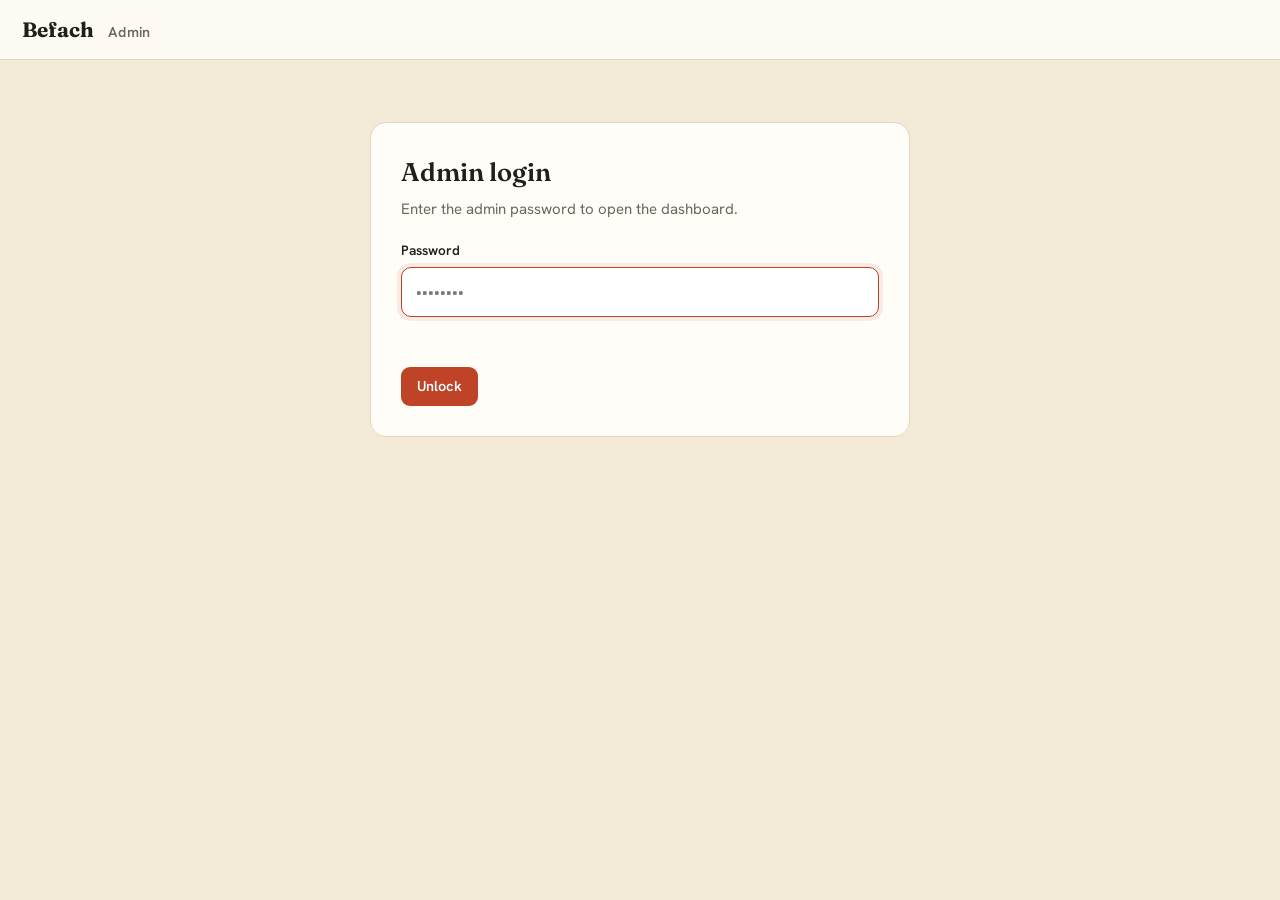
<file: admin/index.html>
<!DOCTYPE html>
<html lang="en">
<head>
  <meta charset="UTF-8" />
  <meta name="viewport" content="width=device-width, initial-scale=1.0" />
  <meta name="robots" content="noindex, nofollow" />
  <title>Befach · Admin</title>
  <link rel="icon" type="image/png" href="/befach_favicon.png" />

  <link rel="preconnect" href="https://fonts.googleapis.com" />
  <link rel="preconnect" href="https://fonts.gstatic.com" crossorigin />
  <link href="https://fonts.googleapis.com/css2?family=Fraunces:opsz,wght@9..144,500;9..144,600;9..144,700&family=Hanken+Grotesk:wght@400;500;600;700&display=swap" rel="stylesheet" />

  <link rel="stylesheet" href="styles.css" />
</head>
<body>
  <header class="bar">
    <div class="bar__l">
      <span class="bar__brand">Befach</span>
      <span class="bar__title">Admin</span>
    </div>
    <nav class="tabs" id="tabs" aria-label="Dashboard sections" hidden>
      <a class="tabs__tab" href="#quotes" data-view="quotes">Quotations <span class="tabs__badge" id="newBadge" hidden></span></a>
      <a class="tabs__tab" href="#survey" data-view="survey">Survey</a>
    </nav>
    <div class="bar__r">
      <span class="source" id="source" hidden></span>
      <label class="auto" id="autoWrap" hidden><input type="checkbox" id="auto" /> Auto</label>
      <button class="btn" id="refresh" hidden>Refresh</button>
      <button class="btn btn--ghost" id="settings" hidden>Lock</button>
    </div>
  </header>

  <main class="wrap" id="app"><!-- rendered by script.js --></main>

  <script src="script.js" defer></script>
</body>
</html>
</file>
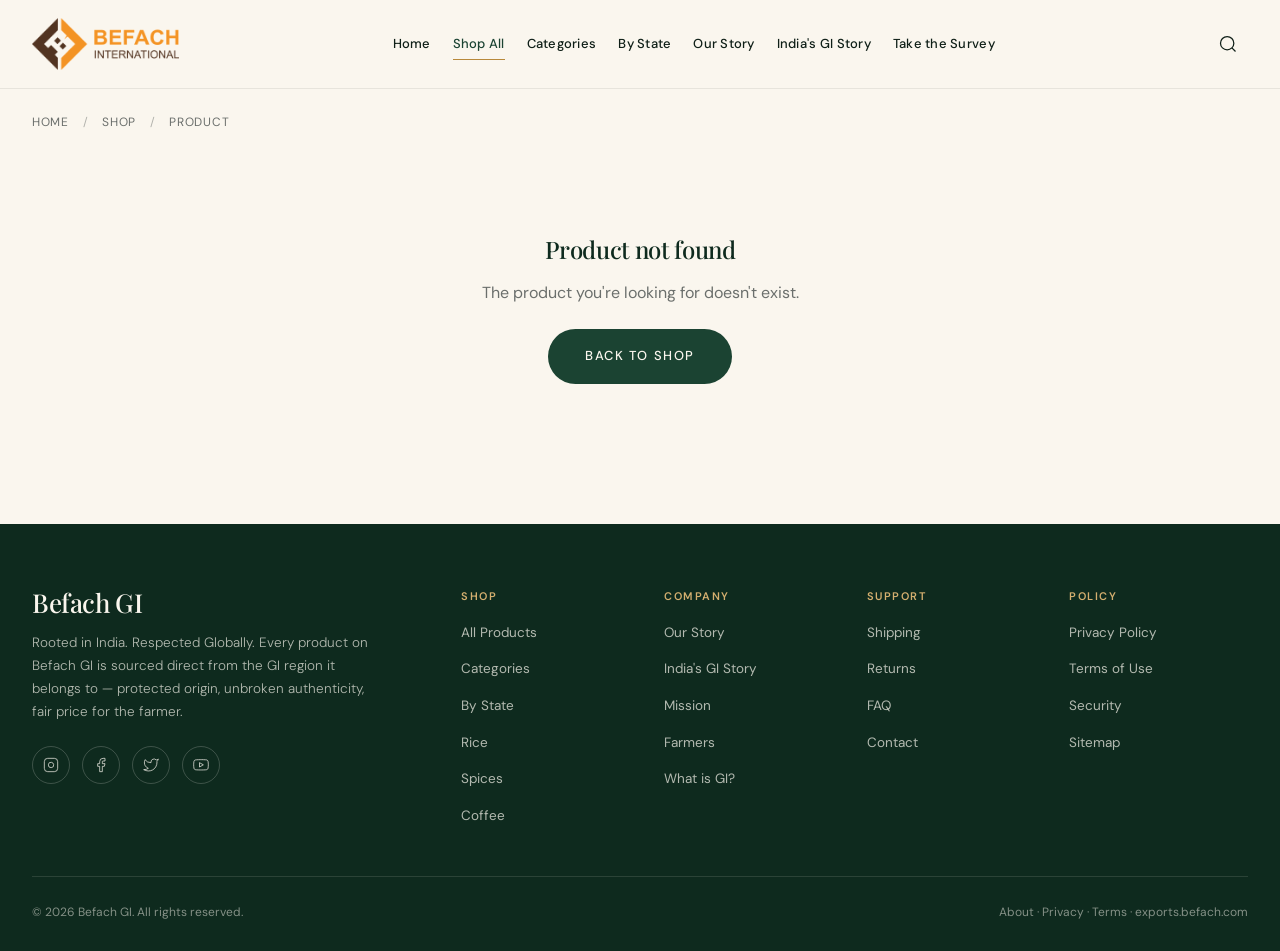
<file: product/index.html>
<!DOCTYPE html>
<html lang="en">
<head>
  <meta charset="UTF-8" />
  <meta name="viewport" content="width=device-width, initial-scale=1.0" />
  <title id="pageTitle">Product | Befach</title>
  <meta id="metaDescription" name="description" content="Authentic GI-tagged heritage products of India, sourced direct from their region of origin. Origin-verified, farmer-direct, shipped pan-India by Befach." />
  <link rel="icon" type="image/png" href="/befach_favicon.png" />
  <link rel="stylesheet" href="/assets/css/style.css" />
  <!-- Microsoft Clarity -->
  <script type="text/javascript">
    (function(c,l,a,r,i,t,y){
        c[a]=c[a]||function(){(c[a].q=c[a].q||[]).push(arguments)};
        t=l.createElement(r);t.async=1;t.src="https://www.clarity.ms/tag/"+i;
        y=l.getElementsByTagName(r)[0];y.parentNode.insertBefore(t,y);
    })(window, document, "clarity", "script", "x9d6ggo5fd");
  </script>
</head>
<body data-page="shop">

  <div id="navMount"></div>

  <div class="container">
    <div class="breadcrumb" id="breadcrumb">
      <a href="/">Home</a>
      <span class="breadcrumb-sep">/</span>
      <a href="/shop/">Shop</a>
      <span class="breadcrumb-sep">/</span>
      <span id="bcProduct">Product</span>
    </div>

    <article class="product-detail" id="productDetail">
      <!-- populated by JS -->
    </article>
  </div>

  <!-- RELATED PRODUCTS -->
  <section class="section" id="relatedSection" style="display: none;">
    <div class="container">
      <div class="section-header">
        <span class="eyebrow">You might also love</span>
        <h2 class="section-title">More from <em style="font-family: var(--font-display); font-style: italic; color: var(--vermillion); font-weight: 400;" id="relatedRegion">the region</em></h2>
      </div>
      <div class="product-grid" id="relatedGrid"></div>
    </div>
  </section>

  <div id="footerMount"></div>

  <script src="/assets/js/products.js"></script>
  <script src="/assets/js/gi-data.js"></script>
  <script src="/assets/js/product-details.js"></script>
  <script src="/assets/js/seller.js"></script>
  <script src="/assets/js/main.js"></script>
  <script src="/assets/js/quote.js"></script>
  <script>
    document.addEventListener('DOMContentLoaded', () => {
      const params = new URLSearchParams(window.location.search);
      const productId = params.get('id');
      const product = getProductById(productId);

      if (!product) {
        document.getElementById('productDetail').innerHTML = `
          <div style="grid-column: 1/-1; text-align: center; padding: 80px 0;">
            <h2>Product not found</h2>
            <p style="color: var(--mute); margin: 16px 0 24px;">The product you're looking for doesn't exist.</p>
            <a href="/shop/" class="btn btn-primary">Back to Shop</a>
          </div>
        `;
        return;
      }

      // Update page title + meta description per-product (SEO for product landing pages)
      document.getElementById('pageTitle').textContent = `${product.name} — ${product.state} | Befach`;
      const metaDesc = document.getElementById('metaDescription');
      if (metaDesc) metaDesc.setAttribute('content', `${product.name} from ${product.region}, ${product.state}. ${product.shortDesc}`);
      document.getElementById('bcProduct').textContent = product.name;

      document.getElementById('productDetail').innerHTML = `
        <div class="product-detail-gallery">
          <div class="product-detail-image">
            ${product.badge ? `<span class="product-badge ${product.badge.includes('Befach') ? 'red' : product.badge.includes('Premium') ? 'gold' : ''}" style="top:24px;left:24px;">${product.badge}</span>` : ''}
            ${styledProductImage(product)}
          </div>
        </div>
        <div class="product-detail-info">
          <span class="eyebrow">${product.category} · ${product.state}</span>
          <h1>${product.name}</h1>
          <p class="tagline">${product.tagline}</p>

          <div class="product-detail-meta">
            <div class="product-meta-item">
              <span class="product-meta-label">Origin</span>
              <span class="product-meta-value">${product.region}</span>
            </div>
            <div class="product-meta-item">
              <span class="product-meta-label">State</span>
              <span class="product-meta-value">${product.state}</span>
            </div>
          </div>

          <p style="color: var(--mute); font-size: 16px; margin-bottom: 28px; line-height: 1.7;">
            ${product.shortDesc}
          </p>

          <div class="product-detail-price">
            <span class="price">${formatPriceRange(product)}</span>
            <span class="price-note">Indicative price range · your quote depends on volume and destination</span>
          </div>

          <button type="button" class="btn-quote btn-quote-cta" onclick="openQuote()">
            ${QUOTE_ICON}
            Request a Quote
          </button>

          ${renderSellerCard(product)}

          <div class="key-facts">
            ${product.keyFacts.map(f => `<div class="key-fact">${f}</div>`).join('')}
          </div>

          <div style="display: flex; gap: 24px; font-size: 13px; color: var(--mute); flex-wrap: wrap;">
            <div style="display: flex; align-items: center; gap: 8px;">
              <svg width="16" height="16" viewBox="0 0 24 24" fill="none" stroke="currentColor" stroke-width="1.8" style="color: var(--forest);">
                <path d="M16 21v-2a4 4 0 0 0-4-4H5a4 4 0 0 0-4 4v2"/><circle cx="8.5" cy="7" r="4"/>
                <path d="M20 8v6M23 11h-6"/>
              </svg>
              Direct from farmer
            </div>
            <div style="display: flex; align-items: center; gap: 8px;">
              <svg width="16" height="16" viewBox="0 0 24 24" fill="none" stroke="currentColor" stroke-width="1.8" style="color: var(--forest);">
                <path d="M12 22s-8-4.5-8-11.8A8 8 0 0 1 12 2a8 8 0 0 1 8 8.2c0 7.3-8 11.8-8 11.8z"/>
                <circle cx="12" cy="10" r="3"/>
              </svg>
              GI-origin verified
            </div>
          </div>

          ${renderDetailTabs(product)}
        </div>
      `;

      initDetailTabs();
      initSellerCard();
      initQuote(product);

      // Related products: same category, different product
      const related = PRODUCTS.filter(p => p.category === product.category && p.id !== product.id).slice(0, 4);
      if (related.length > 0) {
        document.getElementById('relatedSection').style.display = 'block';
        document.getElementById('relatedRegion').textContent = product.category;
        renderProductGrid(related, '#relatedGrid');
      }
    });

    // ---------- Origin Story · Additional Info · Ingredients tabs ----------
    function escapeHtml(s) {
      return String(s).replace(/[&<>"']/g, c => ({ '&': '&amp;', '<': '&lt;', '>': '&gt;', '"': '&quot;', "'": '&#39;' }[c]));
    }

    function renderDetailTabs(product) {
      const d = getProductDetails(product);
      const tabs = [];

      if (d.originStory) {
        const paras = d.originStory.split('\n').map(p => p.trim()).filter(Boolean);
        tabs.push({ key: 'origin', label: 'Origin Story', html: `
          <div class="pd-story is-collapsed" id="pdStory">${paras.map(p => `<p>${escapeHtml(p)}</p>`).join('')}</div>
          <button type="button" class="pd-readmore" id="pdReadMore" aria-expanded="false" aria-controls="pdStory">Read full story</button>
        ` });
      }

      const giHtml = typeof renderGICertificationPanel === 'function'
        ? renderGICertificationPanel(product.id)
        : '';
      if (giHtml) {
        tabs.push({ key: 'gi', label: 'GI Certification', html: giHtml });
      }

      if (d.additionalInfo.length) {
        tabs.push({ key: 'info', label: 'Additional Info', html: `
          <dl class="pd-info">
            ${d.additionalInfo.map(([k, v]) => `<div class="pd-info-row"><dt>${escapeHtml(k)}</dt><dd>${escapeHtml(v)}</dd></div>`).join('')}
          </dl>
        ` });
      }

      if (d.ingredients.length) {
        tabs.push({ key: 'ingredients', label: 'Ingredients', html: `
          <ul class="pd-ingredients">${d.ingredients.map(i => `<li>${escapeHtml(i)}</li>`).join('')}</ul>
          ${d.allergens ? `<p class="pd-allergens"><strong>Allergen information:</strong> ${escapeHtml(d.allergens)}</p>` : ''}
        ` });
      }

      if (!tabs.length) return '';

      return `
        <section class="pd-tabs" aria-label="Product details">
          <div class="pd-tablist" role="tablist">
            ${tabs.map((t, i) => `
              <button type="button" class="pd-tab" role="tab" id="pdTab-${t.key}" aria-controls="pdPanel-${t.key}"
                aria-selected="${i === 0}" tabindex="${i === 0 ? 0 : -1}">${t.label}</button>
            `).join('')}
          </div>
          ${tabs.map((t, i) => `
            <div class="pd-panel" role="tabpanel" id="pdPanel-${t.key}" aria-labelledby="pdTab-${t.key}" ${i === 0 ? '' : 'hidden'}>
              ${t.html}
            </div>
          `).join('')}
        </section>
      `;
    }

    function initDetailTabs() {
      const tabs = [...document.querySelectorAll('.pd-tab')];
      const select = (tab) => {
        tabs.forEach(t => {
          const on = t === tab;
          t.setAttribute('aria-selected', on);
          t.tabIndex = on ? 0 : -1;
          document.getElementById(t.getAttribute('aria-controls')).hidden = !on;
        });
      };
      tabs.forEach((tab, i) => {
        tab.addEventListener('click', () => select(tab));
        tab.addEventListener('keydown', (e) => {
          const next = { ArrowRight: i + 1, ArrowLeft: i - 1, Home: 0, End: tabs.length - 1 }[e.key];
          if (next === undefined) return;
          e.preventDefault();
          const target = tabs[(next + tabs.length) % tabs.length];
          select(target);
          target.focus();
        });
      });

      // "Read full story" — only shown when the clamped preview actually hides text.
      const story = document.getElementById('pdStory');
      const btn = document.getElementById('pdReadMore');
      if (!story || !btn) return;
      const syncReadMore = () => {
        if (!story.classList.contains('is-collapsed')) return;
        btn.hidden = story.scrollHeight <= story.clientHeight + 1;
      };
      btn.addEventListener('click', () => {
        const expand = story.classList.contains('is-collapsed');
        story.classList.toggle('is-collapsed', !expand);
        btn.setAttribute('aria-expanded', expand);
        btn.textContent = expand ? 'Show less' : 'Read full story';
      });
      syncReadMore();
      if (document.fonts && document.fonts.ready) document.fonts.ready.then(syncReadMore);
      window.addEventListener('resize', syncReadMore);
    }
  </script>
</body>
</html>
</file>
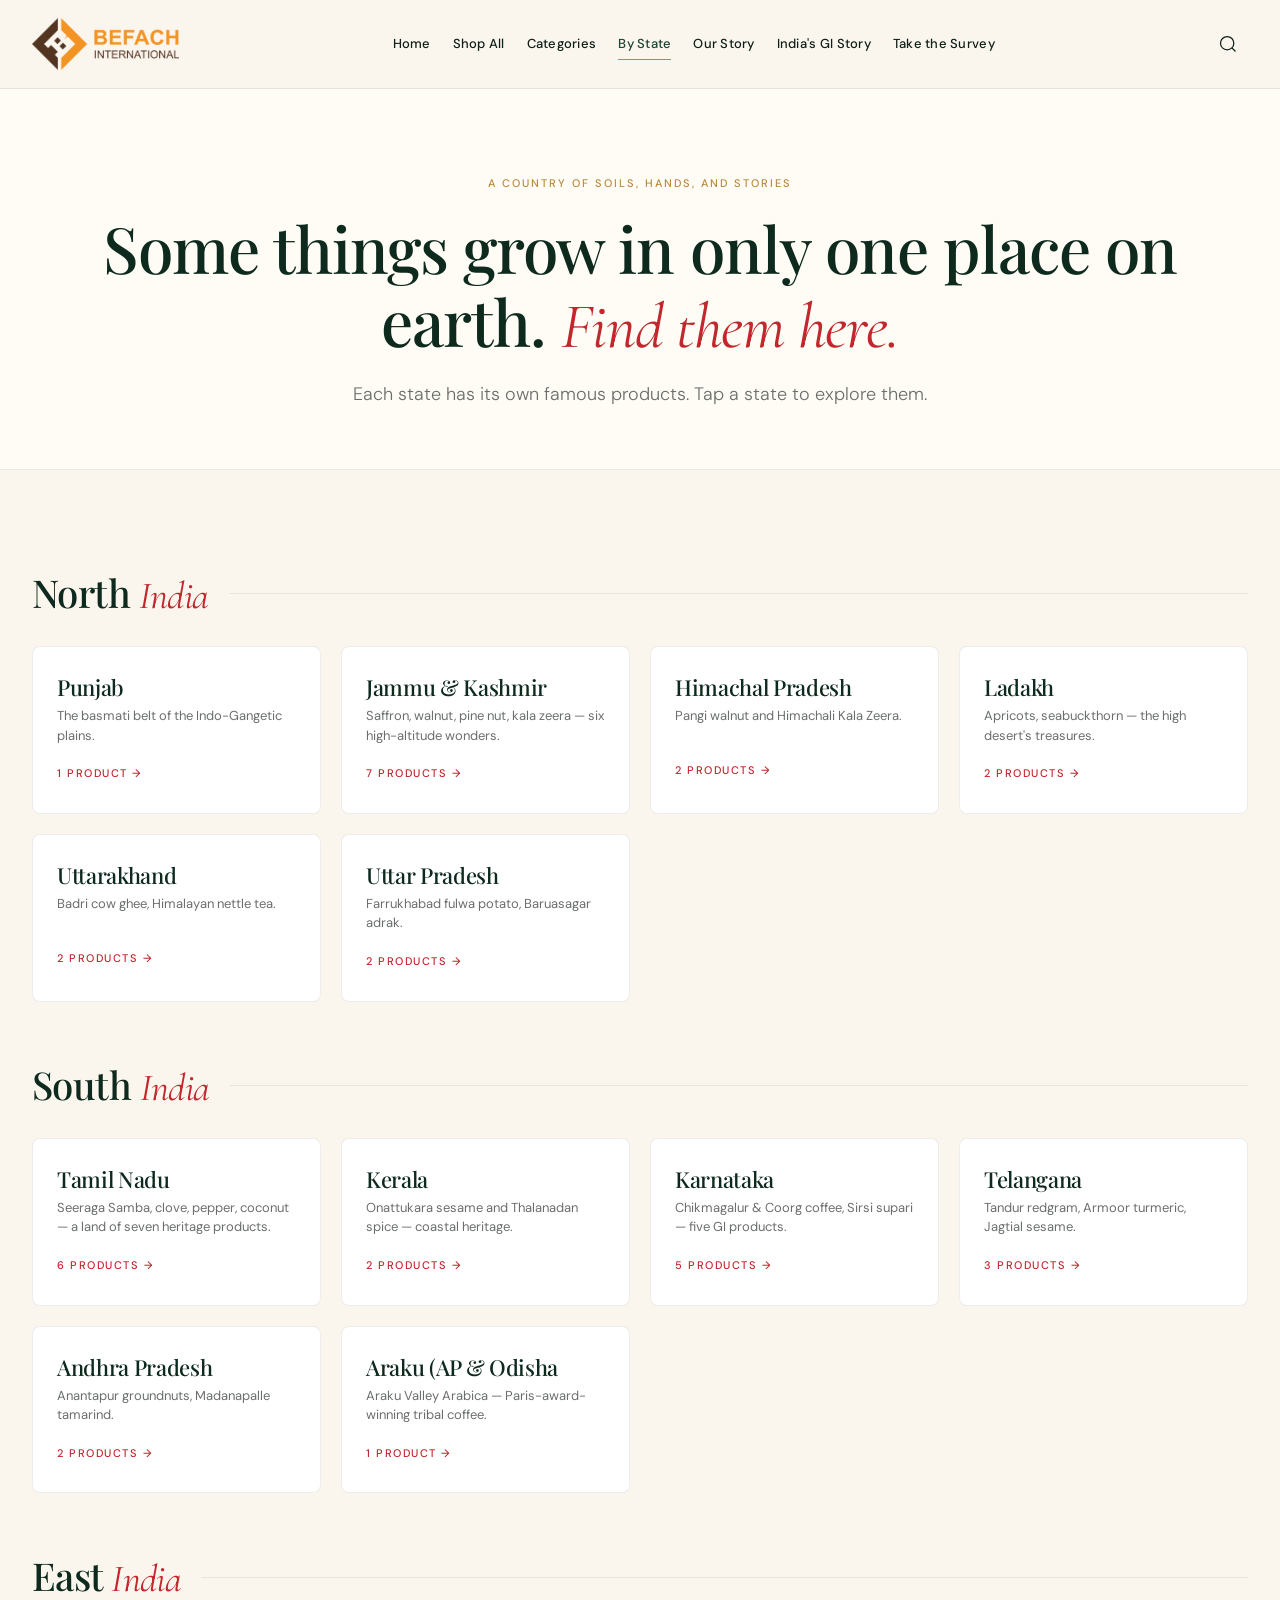
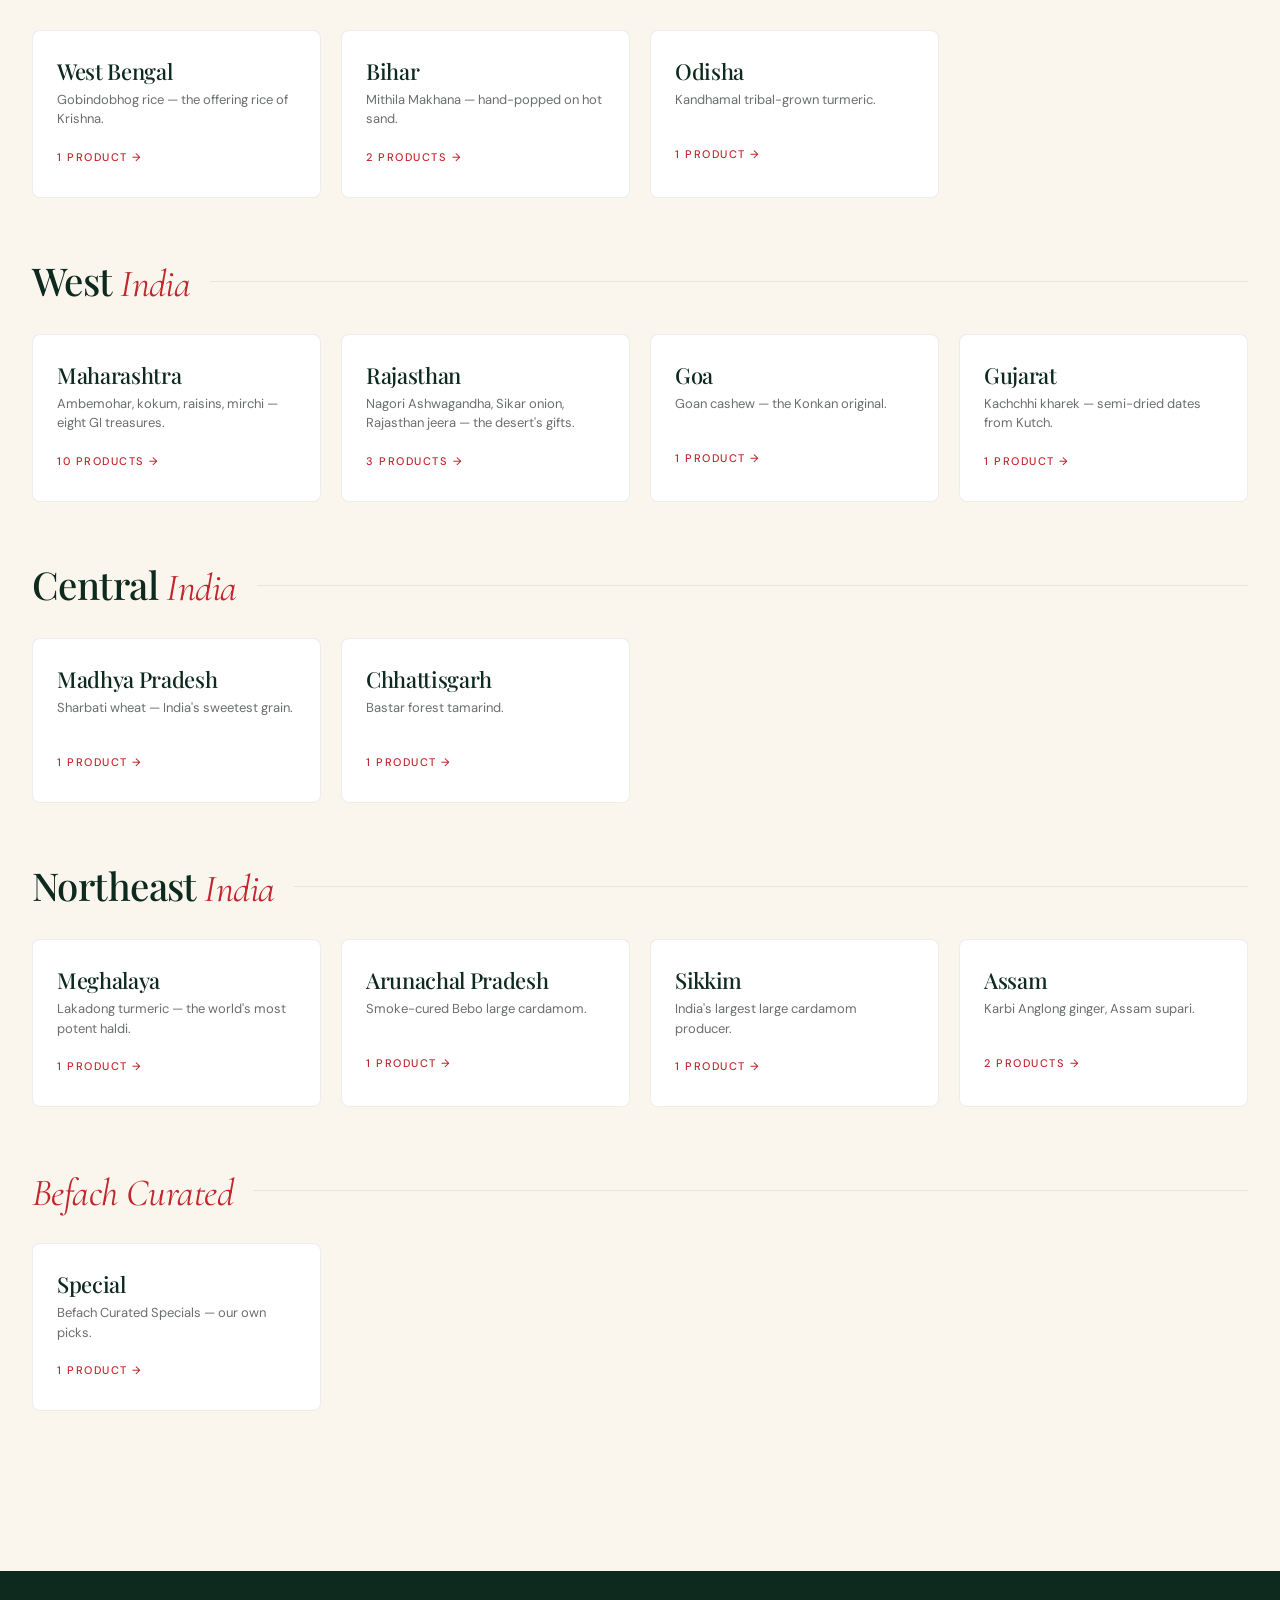
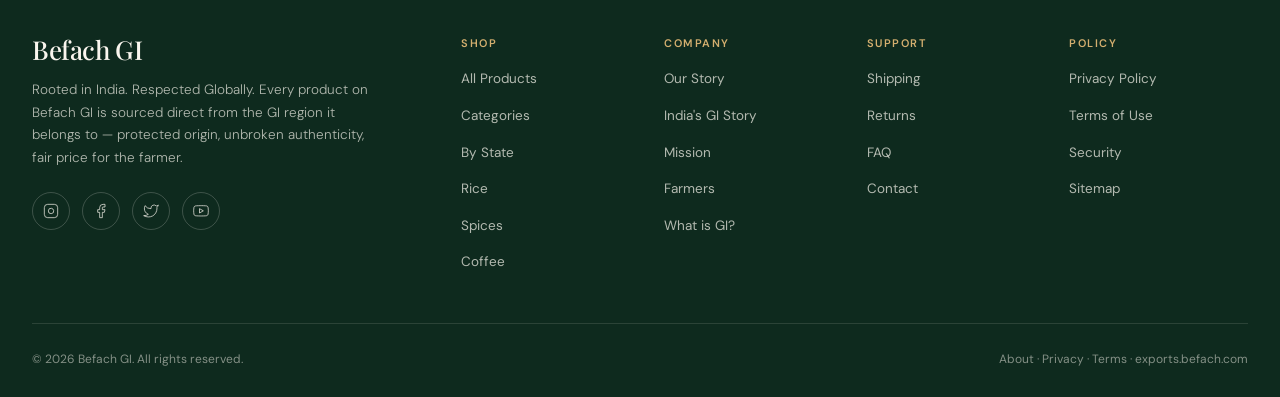
<file: states/index.html>
<!DOCTYPE html>
<html lang="en">
<head>
  <meta charset="UTF-8" />
  <meta name="viewport" content="width=device-width, initial-scale=1.0" />
  <title>By State | Befach</title>
  <meta name="description" content="Browse GI-tagged products by Indian state — from Kashmir to Kanyakumari, every state's heritage in one place." />
  <link rel="icon" type="image/png" href="/befach_favicon.png" />
  <link rel="stylesheet" href="/assets/css/style.css" />
  <style>
    .region-group {
      margin-bottom: 60px;
    }
    .region-header {
      display: flex;
      align-items: center;
      gap: 20px;
      margin-bottom: 28px;
    }
    .region-header h2 {
      font-size: clamp(1.8rem, 3vw, 2.5rem);
      font-weight: 500;
    }
    .region-header h2 em {
      font-family: var(--font-display);
      font-style: italic;
      color: var(--vermillion);
      font-weight: 400;
    }
    .region-line {
      flex: 1;
      height: 1px;
      background: var(--line);
    }
    .state-grid-large {
      display: grid;
      grid-template-columns: repeat(4, 1fr);
      gap: 20px;
    }
    .state-card-large {
      background: var(--paper);
      border: 1px solid var(--line);
      border-radius: var(--radius);
      padding: 28px 24px;
      transition: all 0.3s var(--ease);
      cursor: pointer;
      position: relative;
      overflow: hidden;
    }
    .state-card-large::before {
      content: '';
      position: absolute;
      top: 0; left: 0;
      width: 100%;
      height: 3px;
      background: var(--gold);
      transform: scaleX(0);
      transform-origin: left;
      transition: transform 0.4s var(--ease);
    }
    .state-card-large:hover {
      border-color: var(--forest);
      transform: translateY(-4px);
      box-shadow: var(--shadow-md);
    }
    .state-card-large:hover::before { transform: scaleX(1); }
    .state-card-large h3 {
      font-family: var(--font-serif);
      font-size: 22px;
      margin-bottom: 6px;
      font-weight: 500;
      color: var(--forest-deep);
    }
    .state-card-large p {
      font-size: 13px;
      color: var(--mute);
      line-height: 1.5;
      margin-bottom: 14px;
      min-height: 36px;
    }
    .state-card-large-cta {
      font-size: 11px;
      letter-spacing: 0.14em;
      text-transform: uppercase;
      color: var(--vermillion);
      font-weight: 500;
      display: inline-flex;
      align-items: center;
      gap: 6px;
    }
    @media (max-width: 1024px) { .state-grid-large { grid-template-columns: repeat(3, 1fr); } }
    @media (max-width: 700px) { .state-grid-large { grid-template-columns: repeat(2, 1fr); } }
    @media (max-width: 460px) { .state-grid-large { grid-template-columns: 1fr; } }
  </style>
  <!-- Microsoft Clarity -->
  <script type="text/javascript">
    (function(c,l,a,r,i,t,y){
        c[a]=c[a]||function(){(c[a].q=c[a].q||[]).push(arguments)};
        t=l.createElement(r);t.async=1;t.src="https://www.clarity.ms/tag/"+i;
        y=l.getElementsByTagName(r)[0];y.parentNode.insertBefore(t,y);
    })(window, document, "clarity", "script", "x9d6ggo5fd");
  </script>
</head>
<body data-page="states">

  <div id="navMount"></div>

  <section class="page-hero">
    <div class="container">
      <span class="eyebrow">A country of soils, hands, and stories</span>
      <h1>Some things grow in only one place on earth. <em>Find them here.</em></h1>
      <p>Each state has its own famous products. Tap a state to explore them.</p>
    </div>
  </section>

  <section class="section">
    <div class="container">
      <div id="regionsContainer"></div>
    </div>
  </section>

  <div id="footerMount"></div>

  <script src="/assets/js/products.js"></script>
  <script src="/assets/js/main.js"></script>
  <script>
    const STATE_TAGLINES = {
      'India (Punjab)': 'The basmati belt of the Indo-Gangetic plains.',
      'Tamil Nadu': 'Seeraga Samba, clove, pepper, coconut — a land of seven heritage products.',
      'Maharashtra': 'Ambemohar, kokum, raisins, mirchi — eight GI treasures.',
      'West Bengal': 'Gobindobhog rice — the offering rice of Krishna.',
      'Madhya Pradesh': "Sharbati wheat — India's sweetest grain.",
      'Jammu & Kashmir': 'Saffron, walnut, pine nut, kala zeera — six high-altitude wonders.',
      'Kerala': 'Onattukara sesame and Thalanadan spice — coastal heritage.',
      'Karnataka': 'Chikmagalur & Coorg coffee, Sirsi supari — five GI products.',
      'Bihar': 'Mithila Makhana — hand-popped on hot sand.',
      'Telangana': 'Tandur redgram, Armoor turmeric, Jagtial sesame.',
      'Meghalaya': "Lakadong turmeric — the world's most potent haldi.",
      'Odisha': 'Kandhamal tribal-grown turmeric.',
      'Arunachal Pradesh': 'Smoke-cured Bebo large cardamom.',
      'Himachal Pradesh': 'Pangi walnut and Himachali Kala Zeera.',
      'Rajasthan': "Nagori Ashwagandha, Sikar onion, Rajasthan jeera — the desert's gifts.",
      'Sikkim': "India's largest large cardamom producer.",
      'Goa': 'Goan cashew — the Konkan original.',
      'Ladakh (UT)': "Apricots, seabuckthorn — the high desert's treasures.",
      'Gujarat': 'Kachchhi kharek — semi-dried dates from Kutch.',
      'Andhra Pradesh': 'Anantapur groundnuts, Madanapalle tamarind.',
      'India (Andhra Pradesh & Odisha)': 'Araku Valley Arabica — Paris-award-winning tribal coffee.',
      'Uttarakhand': 'Badri cow ghee, Himalayan nettle tea.',
      'Assam': 'Karbi Anglong ginger, Assam supari.',
      'Uttar Pradesh': 'Farrukhabad fulwa potato, Baruasagar adrak.',
      'Chhattisgarh': 'Bastar forest tamarind.',
      'Special': 'Befach Curated Specials — our own picks.'
    };

    const REGION_ORDER = ['North India', 'South India', 'East India', 'West India', 'Central India', 'Northeast India', 'Befach Curated'];

    document.addEventListener('DOMContentLoaded', () => {
      // Group by region
      const byRegion = {};
      getAllStates().forEach(state => {
        const region = (STATE_INFO[state] && STATE_INFO[state].region) || 'Other';
        if (!byRegion[region]) byRegion[region] = [];
        byRegion[region].push(state);
      });

      const container = document.getElementById('regionsContainer');
      container.innerHTML = REGION_ORDER.filter(r => byRegion[r]).map(region => {
        const states = byRegion[region];
        return `
          <div class="region-group">
            <div class="region-header">
              <h2>${region.replace('India', '<em>India</em>').replace('Befach Curated', '<em>Befach Curated</em>')}</h2>
              <div class="region-line"></div>
            </div>
            <div class="state-grid-large">
              ${states.map(state => {
                const count = getProductsByState(state).length;
                const cleanName = state.replace(' (UT)', '').replace('India (Andhra Pradesh & Odisha)', 'Araku (AP & Odisha)').replace('India (', '').replace(')', '');
                return `
                  <a href="/shop/?state=${encodeURIComponent(state)}" class="state-card-large">
                    <h3>${cleanName}</h3>
                    <p>${STATE_TAGLINES[state] || ''}</p>
                    <span class="state-card-large-cta">
                      ${count} ${count === 1 ? 'Product' : 'Products'} →
                    </span>
                  </a>
                `;
              }).join('')}
            </div>
          </div>
        `;
      }).join('');
    });
  </script>
</body>
</html>
</file>
<file: admin/styles.css>
/* ===================================================================
   Befach — Validation Dashboard
   =================================================================== */
:root {
  --bg:        #F3EAD8;
  --ink:       #221F1A;
  --muted:     #6E665A;
  --green:     #2C4A2E;
  --saffron:   #BE4327;
  --saffron-d: #8E2E18;
  --gold:      #B0863A;
  --ok:        #2C7A4B;
  --no:        #B23A2E;
  --line:      #E3D6C0;
  --card:      #FFFDF8;
  --font-display: "Fraunces", Georgia, serif;
  --font-text: "Hanken Grotesk", system-ui, -apple-system, sans-serif;
}
* { margin: 0; padding: 0; box-sizing: border-box; }
body { font-family: var(--font-text); color: var(--ink); background: var(--bg); line-height: 1.5; -webkit-font-smoothing: antialiased; }
button, input { font: inherit; color: inherit; }
button { cursor: pointer; }
[hidden] { display: none !important; }

.wrap { width: 100%; max-width: 1100px; margin-inline: auto; padding: 22px; }

/* ---- top bar ---- */
.bar {
  position: sticky; top: 0; z-index: 10;
  display: flex; align-items: center; justify-content: space-between; gap: 14px;
  padding: 14px 22px; background: rgba(255,253,248,.9); backdrop-filter: blur(10px);
  border-bottom: 1px solid var(--line);
}
.bar__brand { font-family: var(--font-display); font-weight: 700; font-size: 1.3rem; }
.bar__title { color: var(--muted); font-weight: 600; font-size: .9rem; margin-left: 10px; letter-spacing: .02em; }
.bar__r { display: flex; align-items: center; gap: 10px; }
.source { font-size: .74rem; font-weight: 700; letter-spacing: .08em; text-transform: uppercase; padding: 5px 10px; border-radius: 999px; }
.source--live { background: #e6f2ea; color: var(--ok); }
.source--local { background: #fbeee6; color: var(--saffron-d); }
.auto { font-size: .85rem; color: var(--muted); display: inline-flex; align-items: center; gap: 6px; user-select: none; }

.btn { padding: 9px 16px; border-radius: 9px; border: none; background: var(--saffron); color: #fff; font-weight: 600; font-size: .9rem; transition: transform .15s, background .2s; }
.btn:hover { background: var(--saffron-d); transform: translateY(-1px); }
.btn--ghost { background: transparent; color: var(--ink); border: 1.5px solid var(--line); }
.btn--ghost:hover { background: #fff; border-color: var(--muted); }

/* ---- setup card ---- */
.setup { max-width: 540px; margin: 40px auto; background: var(--card); border: 1px solid var(--line); border-radius: 16px; padding: 30px; }
.setup h1 { font-family: var(--font-display); font-weight: 600; font-size: 1.6rem; margin-bottom: 6px; }
.setup p { color: var(--muted); font-size: .94rem; margin-bottom: 20px; }
.setup label { display: block; font-weight: 600; font-size: .85rem; margin: 14px 0 6px; }
.setup input { width: 100%; padding: 12px 14px; border: 1.5px solid var(--line); border-radius: 10px; background: #fff; }
.setup input:focus { outline: none; border-color: var(--saffron); box-shadow: 0 0 0 4px rgba(190,67,39,.1); }
.setup .row { display: flex; gap: 10px; margin-top: 22px; flex-wrap: wrap; }
.setup .hint { font-size: .82rem; color: var(--muted); margin-top: 16px; line-height: 1.6; }
.setup .hint a { color: var(--saffron-d); }
.err { color: var(--no); font-size: .85rem; margin-top: 12px; font-weight: 600; min-height: 1.2em; }

/* ---- KPI cards ---- */
.kpis { display: grid; grid-template-columns: repeat(auto-fit, minmax(165px, 1fr)); gap: 14px; margin-bottom: 22px; }
.kpi { background: var(--card); border: 1px solid var(--line); border-radius: 14px; padding: 18px 18px 16px; }
.kpi__label { font-size: .72rem; font-weight: 700; letter-spacing: .08em; text-transform: uppercase; color: var(--muted); }
.kpi__num { font-family: var(--font-display); font-weight: 600; font-size: 2.5rem; line-height: 1.05; margin-top: 8px; }
.kpi__sub { font-size: .82rem; color: var(--muted); margin-top: 4px; }
.kpi--accent .kpi__num { color: var(--saffron); }
.kpi--green .kpi__num { color: var(--green); }

/* ---- panels ---- */
.cols { display: grid; grid-template-columns: 1.3fr 1fr; gap: 18px; align-items: start; }
.panel { background: var(--card); border: 1px solid var(--line); border-radius: 14px; padding: 20px; }
.panel h2 { font-family: var(--font-display); font-weight: 600; font-size: 1.15rem; margin-bottom: 4px; }
.panel .sub { color: var(--muted); font-size: .84rem; margin-bottom: 16px; }

/* leaderboard bars */
.bars { display: flex; flex-direction: column; gap: 11px; }
.brow { display: grid; grid-template-columns: 1fr; gap: 5px; }
.brow__top { display: flex; justify-content: space-between; font-size: .9rem; }
.brow__name { font-weight: 600; }
.brow__val { color: var(--saffron-d); font-weight: 700; font-variant-numeric: tabular-nums; }
.brow__track { height: 9px; background: #efe6d3; border-radius: 999px; overflow: hidden; }
.brow__fill { height: 100%; background: linear-gradient(90deg, var(--saffron), var(--gold)); border-radius: 999px; transition: width .5s cubic-bezier(.2,.7,.2,1); }

/* yes / no split */
.split { display: flex; gap: 12px; margin-bottom: 16px; }
.split__cell { flex: 1; text-align: center; padding: 14px; border-radius: 12px; }
.split__cell--yes { background: #e9f4ed; }
.split__cell--no { background: #faece9; }
.split__n { font-family: var(--font-display); font-weight: 600; font-size: 1.9rem; }
.split__cell--yes .split__n { color: var(--ok); }
.split__cell--no .split__n { color: var(--no); }
.split__l { font-size: .78rem; font-weight: 600; text-transform: uppercase; letter-spacing: .06em; color: var(--muted); }
.splitbar { height: 12px; border-radius: 999px; overflow: hidden; display: flex; background: #faece9; }
.splitbar__yes { background: var(--ok); }

/* recent */
.recent { list-style: none; display: flex; flex-direction: column; }
.recent li { display: flex; align-items: center; gap: 10px; padding: 10px 0; border-bottom: 1px solid var(--line); font-size: .88rem; }
.recent li:last-child { border-bottom: none; }
.tag { font-size: .7rem; font-weight: 700; text-transform: uppercase; letter-spacing: .05em; padding: 3px 8px; border-radius: 6px; }
.tag--yes { background: #e9f4ed; color: var(--ok); }
.tag--no { background: #faece9; color: var(--no); }
.recent__meta { color: var(--muted); }
.recent__time { margin-left: auto; color: var(--muted); font-size: .8rem; white-space: nowrap; }

.empty { text-align: center; color: var(--muted); padding: 40px 10px; }
.updated { text-align: center; color: var(--muted); font-size: .8rem; margin: 22px 0 8px; }

/* ---- tabs (Survey · Quotations) ---- */
.tabs { display: flex; gap: 4px; margin-right: auto; margin-left: 18px; }
.tabs__tab {
  display: inline-flex; align-items: center; gap: 7px;
  padding: 8px 14px; border-radius: 9px; font-weight: 600; font-size: .9rem;
  color: var(--muted); text-decoration: none; transition: background .2s, color .2s;
}
.tabs__tab:hover { color: var(--ink); background: #f6efe1; }
.tabs__tab[aria-current="page"] { color: var(--ink); background: var(--bg); box-shadow: inset 0 0 0 1.5px var(--line); }
.tabs__badge {
  min-width: 20px; height: 20px; padding: 0 6px; border-radius: 999px;
  background: var(--saffron); color: #fff; font-size: .72rem; font-weight: 700;
  display: inline-flex; align-items: center; justify-content: center;
}
.btn--sm { padding: 7px 13px; font-size: .84rem; }

/* ---- quotations ---- */
.kpi__text { font-family: var(--font-display); font-weight: 600; font-size: 1.3rem; line-height: 1.2; margin-top: 10px; }

.qbar { display: flex; flex-wrap: wrap; align-items: center; justify-content: space-between; gap: 12px; margin-bottom: 6px; }
.chips { display: flex; flex-wrap: wrap; gap: 6px; }
.chip {
  display: inline-flex; align-items: center; gap: 6px;
  padding: 6px 12px; border-radius: 999px; border: 1.5px solid var(--line);
  background: #fff; font-size: .84rem; font-weight: 600; color: var(--muted);
}
.chip:hover { border-color: var(--muted); color: var(--ink); }
.chip[aria-pressed="true"] { background: var(--green); border-color: var(--green); color: #fff; }
.chip__n { font-variant-numeric: tabular-nums; opacity: .75; }
.qsearch {
  flex: 1 1 240px; max-width: 340px; padding: 9px 13px;
  border: 1.5px solid var(--line); border-radius: 10px; background: #fff;
}
.qsearch:focus { outline: none; border-color: var(--saffron); box-shadow: 0 0 0 4px rgba(190,67,39,.1); }

.qlist { display: flex; flex-direction: column; }
.quote {
  display: grid; gap: 6px; padding: 16px 0 16px 14px;
  border-bottom: 1px solid var(--line); border-left: 3px solid transparent;
}
.quote:last-child { border-bottom: none; }
.quote--new { border-left-color: var(--saffron); }
.quote__head { display: flex; align-items: center; gap: 10px; flex-wrap: wrap; }
.quote__id { font-weight: 700; font-size: .84rem; letter-spacing: .04em; }
.quote__time { color: var(--muted); font-size: .8rem; }
.qstatus {
  margin-left: auto; padding: 5px 10px; border-radius: 8px;
  border: 1.5px solid var(--line); background: #fff; font-size: .82rem; font-weight: 600; cursor: pointer;
}
.quote--new .qstatus { color: var(--saffron-d); border-color: #efc9bc; background: #fbeee6; }
.quote--contacted .qstatus { color: var(--gold); }
.quote--quoted .qstatus { color: var(--ok); background: #e9f4ed; border-color: #cfe5d7; }
.quote--closed .qstatus { color: var(--muted); }
.quote__product { display: flex; align-items: baseline; gap: 10px; flex-wrap: wrap; }
.quote__product b { font-family: var(--font-display); font-weight: 600; font-size: 1.12rem; }
.quote__qty { font-weight: 700; color: var(--green); }
.quote__range { color: var(--muted); font-size: .82rem; }
.quote__buyer { font-weight: 600; font-size: .92rem; }
.quote__contact { font-size: .88rem; }
.quote__contact a { color: var(--saffron-d); overflow-wrap: anywhere; }
.dot { color: var(--muted); margin: 0 7px; }
.quote__msg {
  white-space: pre-wrap; font-size: .9rem; background: var(--bg);
  border-radius: 10px; padding: 10px 12px; margin-top: 4px;
}
.quote__actions { margin-top: 6px; display: flex; align-items: center; gap: 8px; }
.quote__actions .btn { display: inline-block; text-decoration: none; }
.quote__delete { margin-left: auto; color: var(--muted); }
.quote__delete:hover { color: var(--no); border-color: var(--no); }

@media (max-width: 760px) {
  .cols { grid-template-columns: 1fr; }
  .bar { flex-wrap: wrap; }
  .bar__title { display: none; }
  .tabs { order: 3; width: 100%; margin: 0; }
  .tabs__tab { flex: 1; justify-content: center; }
  .wrap { padding: 16px; }
  .qsearch { max-width: none; }
  .quote { padding-left: 10px; }
}
</file>
<file: assets/css/style.css>
/* ============================================
   Befach — Premium GI Products Store
   Color Palette inspired by the Befach logo:
   - Deep forest green (logo text)
   - Warm cream (background)
   - Vermillion red (location pin)
   - Antique gold (premium accent)
   ============================================ */

@import url('https://fonts.googleapis.com/css2?family=Cormorant+Garamond:wght@300;400;500;600;700&family=DM+Sans:wght@300;400;500;600;700&family=Playfair+Display:wght@400;500;600;700;800;900&display=swap');

:root {
  --ink: #0F1F17;
  --forest: #1B4332;
  --forest-deep: #0E2A1E;
  --forest-soft: #2D5A45;
  --vermillion: #C1272D;
  --vermillion-deep: #8E1B1F;
  --gold: #B8893B;
  --gold-soft: #D4AF6F;
  --cream: #FAF6EE;
  --cream-deep: #F2EBDB;
  --cream-soft: #FFFCF5;
  --paper: #FFFFFF;
  --line: rgba(15, 31, 23, 0.08);
  --line-strong: rgba(15, 31, 23, 0.16);
  --mute: #6B6F6C;
  --shadow-sm: 0 1px 3px rgba(15, 31, 23, 0.06);
  --shadow-md: 0 4px 24px rgba(15, 31, 23, 0.08);
  --shadow-lg: 0 24px 60px rgba(15, 31, 23, 0.12);
  --shadow-xl: 0 40px 100px rgba(15, 31, 23, 0.18);
  --font-serif: 'Playfair Display', 'Cormorant Garamond', Georgia, serif;
  --font-display: 'Cormorant Garamond', Georgia, serif;
  --font-sans: 'DM Sans', -apple-system, BlinkMacSystemFont, sans-serif;
  --radius-sm: 4px;
  --radius: 8px;
  --radius-lg: 16px;
  --ease: cubic-bezier(0.22, 1, 0.36, 1);
  --ease-out: cubic-bezier(0.16, 1, 0.3, 1);
}

* {
  box-sizing: border-box;
  margin: 0;
  padding: 0;
}

html {
  scroll-behavior: smooth;
  -webkit-font-smoothing: antialiased;
  -moz-osx-font-smoothing: grayscale;
}

/* ============================================
   SMOOTH CROSS-PAGE NAVIGATION
   (View Transitions API — app-like page changes
   instead of a hard white-flash reload)
   ============================================ */
@view-transition {
  navigation: auto;
}

/* The body content gently lifts/fades; the chrome stays pinned */
::view-transition-old(root) {
  animation: vt-page-out 0.32s cubic-bezier(0.4, 0, 1, 1) both;
}
::view-transition-new(root) {
  animation: vt-page-in 0.46s cubic-bezier(0.16, 1, 0.3, 1) both;
}
@keyframes vt-page-out {
  to { opacity: 0; transform: translateY(-8px); }
}
@keyframes vt-page-in {
  from { opacity: 0; transform: translateY(14px); }
  to { opacity: 1; transform: translateY(0); }
}

/* Keep the nav and footer fixed across the transition (no flicker) */
.nav { view-transition-name: vt-nav; }
.footer { view-transition-name: vt-footer; }

@media (prefers-reduced-motion: reduce) {
  html { scroll-behavior: auto; }
  ::view-transition-group(*),
  ::view-transition-old(*),
  ::view-transition-new(*) {
    animation: none !important;
  }
}

body {
  font-family: var(--font-sans);
  background: var(--cream);
  color: var(--ink);
  font-size: 16px;
  line-height: 1.6;
  font-weight: 400;
  overflow-x: hidden;
}

img {
  max-width: 100%;
  display: block;
}

a {
  color: inherit;
  text-decoration: none;
}

button {
  font-family: inherit;
  cursor: pointer;
  border: none;
  background: none;
  color: inherit;
}

input, select, textarea {
  font-family: inherit;
  font-size: inherit;
}

/* ============================================
   TYPOGRAPHY
   ============================================ */
h1, h2, h3, h4, h5, h6 {
  font-family: var(--font-serif);
  font-weight: 500;
  line-height: 1.15;
  letter-spacing: -0.015em;
  color: var(--forest-deep);
}

.eyebrow {
  font-family: var(--font-sans);
  font-size: 11px;
  letter-spacing: 0.18em;
  text-transform: uppercase;
  color: var(--gold);
  font-weight: 500;
  display: inline-block;
}

.display {
  font-size: clamp(2.5rem, 6vw, 5.5rem);
  font-weight: 500;
  line-height: 1.05;
  letter-spacing: -0.025em;
}

.display-italic {
  font-style: italic;
  font-family: var(--font-display);
  font-weight: 400;
}

/* ============================================
   LAYOUT
   ============================================ */
.container {
  max-width: 1380px;
  margin: 0 auto;
  padding: 0 32px;
}

.container-narrow {
  max-width: 980px;
  margin: 0 auto;
  padding: 0 32px;
}

@media (max-width: 768px) {
  .container, .container-narrow { padding: 0 20px; }
}

@keyframes marquee {
  from { transform: translateX(0); }
  to { transform: translateX(-50%); }
}

/* ============================================
   NAVBAR
   ============================================ */
.nav {
  background: var(--cream);
  position: sticky;
  top: 0;
  z-index: 100;
  border-bottom: 1px solid var(--line);
  backdrop-filter: blur(20px);
  -webkit-backdrop-filter: blur(20px);
  background: rgba(250, 246, 238, 0.92);
  transition: box-shadow 0.3s var(--ease);
}

.nav.scrolled {
  box-shadow: var(--shadow-sm);
}

.nav-inner {
  display: flex;
  align-items: center;
  justify-content: space-between;
  padding: 18px 0;
  gap: 40px;
}

.nav-logo {
  display: flex;
  align-items: center;
  gap: 10px;
  flex-shrink: 0;
}

.nav-logo img {
  height: 52px;
  width: auto;
}

.nav-links {
  display: flex;
  align-items: center;
  gap: 36px;
  flex: 1;
  justify-content: center;
}

.nav-links a {
  font-size: 13.5px;
  font-weight: 500;
  letter-spacing: 0.02em;
  color: var(--ink);
  position: relative;
  transition: color 0.25s var(--ease);
  padding: 6px 0;
}

.nav-links a::after {
  content: '';
  position: absolute;
  bottom: 0;
  left: 0;
  width: 0;
  height: 1px;
  background: var(--forest);
  transition: width 0.3s var(--ease);
}

.nav-links a:hover { color: var(--forest); }
.nav-links a:hover::after { width: 100%; }
.nav-links a.active { color: var(--forest); }
.nav-links a.active::after { width: 100%; background: var(--gold); }

.nav-actions {
  display: flex;
  align-items: center;
  gap: 20px;
  flex-shrink: 0;
}

.nav-icon-btn {
  position: relative;
  display: flex;
  align-items: center;
  justify-content: center;
  width: 40px;
  height: 40px;
  border-radius: 50%;
  transition: background 0.25s var(--ease);
}

.nav-icon-btn:hover { background: var(--cream-deep); }

.nav-icon-btn svg { width: 20px; height: 20px; }

.mobile-toggle {
  display: none;
  flex-direction: column;
  gap: 4px;
  width: 30px;
  cursor: pointer;
}

.mobile-toggle span {
  display: block;
  height: 1.5px;
  background: var(--ink);
  transition: all 0.3s var(--ease);
}

/* Seven links: tighten spacing on narrower desktops so they never crowd the logo */
@media (max-width: 1280px) {
  .nav-links { gap: 22px; }
  .nav-links a { font-size: 13px; }
}

@media (max-width: 1024px) {
  .nav-links { display: none; }
  .mobile-toggle { display: flex; }
  .nav-inner { padding: 12px 0; }
  .nav-logo img { height: 42px; }
}

/* Mobile menu */
.mobile-menu {
  position: fixed;
  top: 0;
  right: -100%;
  width: 85%;
  max-width: 380px;
  height: 100vh;
  background: var(--cream);
  padding: 80px 32px 32px;
  z-index: 160;
  transition: right 0.4s var(--ease);
  box-shadow: -20px 0 60px rgba(0, 0, 0, 0.1);
  overflow-y: auto;
}

.mobile-menu.open { right: 0; }

.mobile-menu a {
  display: block;
  font-family: var(--font-serif);
  font-size: 24px;
  padding: 14px 0;
  border-bottom: 1px solid var(--line);
  color: var(--forest-deep);
}

.mobile-overlay {
  position: fixed;
  inset: 0;
  background: rgba(15, 31, 23, 0.4);
  z-index: 150;
  opacity: 0;
  visibility: hidden;
  transition: all 0.3s var(--ease);
}

.mobile-overlay.show {
  opacity: 1;
  visibility: visible;
}

/* ============================================
   BUTTONS
   ============================================ */
.btn {
  display: inline-flex;
  align-items: center;
  justify-content: center;
  gap: 10px;
  padding: 16px 36px;
  font-family: var(--font-sans);
  font-size: 13px;
  font-weight: 500;
  letter-spacing: 0.12em;
  text-transform: uppercase;
  border-radius: 999px;
  transition: all 0.3s var(--ease);
  cursor: pointer;
  border: 1.5px solid transparent;
  white-space: nowrap;
}

.btn-primary {
  background: var(--forest);
  color: var(--cream);
}

.btn-primary:hover {
  background: var(--forest-deep);
  transform: translateY(-1px);
  box-shadow: 0 8px 20px rgba(27, 67, 50, 0.25);
}

.btn-ghost {
  background: transparent;
  color: var(--forest-deep);
  border-color: var(--forest-deep);
}

.btn-ghost:hover {
  background: var(--forest-deep);
  color: var(--cream);
}

.btn-cream {
  background: var(--cream);
  color: var(--forest-deep);
}

.btn-cream:hover {
  background: white;
  transform: translateY(-1px);
}

.btn-block { width: 100%; }
.btn-sm { padding: 12px 24px; font-size: 11px; }
.btn-lg { padding: 20px 44px; font-size: 14px; }

/* ============================================
   HERO
   ============================================ */
.hero {
  position: relative;
  min-height: 92vh;
  display: flex;
  align-items: center;
  padding: 80px 0 100px;
  overflow: hidden;
  background: var(--cream);
}

.hero-bg {
  position: absolute;
  inset: 0;
  background:
    radial-gradient(ellipse at 20% 30%, rgba(184, 137, 59, 0.08), transparent 50%),
    radial-gradient(ellipse at 80% 70%, rgba(27, 67, 50, 0.06), transparent 50%);
  pointer-events: none;
}

.hero-grid {
  position: relative;
  display: grid;
  grid-template-columns: 1.1fr 1fr;
  gap: 80px;
  align-items: center;
}

.hero-text { position: relative; z-index: 2; }

.hero h1 {
  font-size: clamp(2.8rem, 5.5vw, 5.4rem);
  line-height: 0.98;
  margin: 24px 0 28px;
  font-weight: 500;
}

.hero h1 em {
  font-family: var(--font-display);
  font-style: italic;
  font-weight: 400;
  color: var(--vermillion);
}

.hero-subtitle {
  font-size: 18px;
  line-height: 1.6;
  color: var(--mute);
  max-width: 480px;
  margin-bottom: 40px;
  font-weight: 300;
}

.hero-cta { display: flex; gap: 16px; flex-wrap: wrap; }

.hero-visual {
  position: relative;
}

.hero-visual-frame {
  position: relative;
  aspect-ratio: 4/5;
  border-radius: var(--radius-lg);
  overflow: hidden;
  box-shadow: var(--shadow-xl);
}

.hero-visual-frame img {
  width: 100%;
  height: 100%;
  object-fit: cover;
}

.hero-visual-frame::after {
  content: '';
  position: absolute;
  inset: 0;
  background: linear-gradient(180deg, transparent 50%, rgba(15, 31, 23, 0.5));
  z-index: 1;
}

.hero-visual-card {
  position: absolute;
  bottom: 24px;
  left: 24px;
  right: 24px;
  color: white;
  z-index: 2;
}

.hero-visual-card .eyebrow { color: var(--gold-soft); }
.hero-visual-card h3 {
  color: white;
  font-size: 28px;
  margin: 8px 0 4px;
}
.hero-visual-card p { font-size: 14px; opacity: 0.85; }

.hero-stat {
  position: absolute;
  background: var(--paper);
  padding: 18px 24px;
  border-radius: 100px;
  box-shadow: var(--shadow-lg);
  display: flex;
  align-items: center;
  gap: 12px;
  z-index: 3;
}

.hero-stat-1 {
  top: 8%;
  left: -28px;
  animation: float 6s ease-in-out infinite;
}

.hero-stat-2 {
  bottom: 16%;
  right: -24px;
  animation: float 6s ease-in-out infinite 1.5s;
}

@keyframes float {
  0%, 100% { transform: translateY(0); }
  50% { transform: translateY(-12px); }
}

.hero-stat-num {
  font-family: var(--font-serif);
  font-size: 28px;
  color: var(--vermillion);
  font-weight: 600;
  line-height: 1;
}

.hero-stat-label {
  font-size: 11px;
  letter-spacing: 0.15em;
  text-transform: uppercase;
  color: var(--mute);
  line-height: 1.2;
}

@media (max-width: 900px) {
  .hero {
    min-height: auto;
    padding: 40px 0 60px;
  }
  .hero-grid {
    grid-template-columns: 1fr;
    gap: 50px;
  }
  .hero-visual-frame { aspect-ratio: 4/4; }
  .hero-stat-1 { left: 10px; top: 5%; padding: 12px 18px; }
  .hero-stat-2 { right: 10px; bottom: 10%; padding: 12px 18px; }
  .hero-stat-num { font-size: 22px; }
}

/* ============================================
   MARQUEE TRUSTS
   ============================================ */
.trust-bar {
  padding: 32px 0;
  background: var(--cream-soft);
  border-top: 1px solid var(--line);
  border-bottom: 1px solid var(--line);
  overflow: hidden;
}

.trust-track {
  display: flex;
  gap: 80px;
  white-space: nowrap;
  animation: marquee 40s linear infinite;
  font-family: var(--font-display);
  font-size: 22px;
  color: var(--forest-deep);
  font-style: italic;
  font-weight: 400;
}

.trust-track > span { display: flex; align-items: center; gap: 80px; }
.trust-track .dot {
  display: inline-block;
  width: 6px;
  height: 6px;
  background: var(--gold);
  border-radius: 50%;
  margin: 0 -34px;
}

/* ============================================
   SECTIONS
   ============================================ */
.section {
  padding: 100px 0;
  position: relative;
}

.section-sm { padding: 60px 0; }

.section-header {
  text-align: center;
  margin-bottom: 64px;
}

.section-header .eyebrow {
  margin-bottom: 20px;
}

.section-title {
  font-size: clamp(2rem, 4vw, 3.6rem);
  margin-bottom: 16px;
}

.section-subtitle {
  font-size: 18px;
  color: var(--mute);
  max-width: 560px;
  margin: 0 auto;
  font-weight: 300;
}

.section-header-split {
  display: flex;
  align-items: flex-end;
  justify-content: space-between;
  gap: 40px;
  margin-bottom: 56px;
}

.section-header-split .section-title { margin-bottom: 0; }

@media (max-width: 700px) {
  .section { padding: 70px 0; }
  .section-header-split { flex-direction: column; align-items: flex-start; }
}

/* ============================================
   CATEGORY GRID
   ============================================ */
.category-grid {
  display: grid;
  grid-template-columns: repeat(4, 1fr);
  gap: 16px;
}

.category-card {
  position: relative;
  aspect-ratio: 3/4;
  border-radius: var(--radius);
  overflow: hidden;
  cursor: pointer;
  transition: transform 0.5s var(--ease);
}

.category-card:hover { transform: translateY(-4px); }

.category-card img {
  position: absolute;
  inset: 0;
  width: 100%;
  height: 100%;
  object-fit: cover;
  transition: transform 0.8s var(--ease);
}

.category-card:hover img { transform: scale(1.06); }

.category-card::before {
  content: '';
  position: absolute;
  inset: 0;
  background: linear-gradient(180deg, rgba(15, 31, 23, 0.1) 30%, rgba(15, 31, 23, 0.8));
  z-index: 1;
}

.category-card-content {
  position: absolute;
  bottom: 0;
  left: 0;
  right: 0;
  padding: 24px;
  color: white;
  z-index: 2;
}

.category-card h3 {
  color: white;
  font-size: 22px;
  margin-bottom: 4px;
}

.category-card-count {
  font-size: 12px;
  letter-spacing: 0.12em;
  text-transform: uppercase;
  opacity: 0.85;
}

@media (max-width: 900px) {
  .category-grid { grid-template-columns: repeat(2, 1fr); }
}
@media (max-width: 480px) {
  .category-grid { gap: 10px; }
}

/* ============================================
   PRODUCT GRID & CARD
   ============================================ */
.product-grid {
  display: grid;
  grid-template-columns: repeat(4, 1fr);
  gap: 36px 24px;
}

@media (max-width: 1100px) {
  .product-grid { grid-template-columns: repeat(3, 1fr); }
}
@media (max-width: 760px) {
  .product-grid { grid-template-columns: repeat(2, 1fr); gap: 28px 14px; }
}

.product-card {
  position: relative;
  cursor: pointer;
  display: flex;
  flex-direction: column;
  transition: transform 0.4s var(--ease);
}

.product-card:hover { transform: translateY(-6px); }

.product-card-image {
  position: relative;
  aspect-ratio: 4/5;
  border-radius: var(--radius);
  overflow: hidden;
  background: var(--cream-deep);
  margin-bottom: 16px;
}

.product-card-image img {
  width: 100%;
  height: 100%;
  object-fit: cover;
  transition: transform 0.7s var(--ease);
}

.product-card:hover .product-card-image img { transform: scale(1.06); }

.product-badge {
  position: absolute;
  top: 14px;
  left: 14px;
  background: var(--forest-deep);
  color: var(--cream);
  font-size: 10px;
  letter-spacing: 0.14em;
  text-transform: uppercase;
  font-weight: 500;
  padding: 6px 12px;
  border-radius: 999px;
  z-index: 2;
}

.product-badge.gold { background: var(--gold); color: var(--ink); }
.product-badge.red { background: var(--vermillion); color: white; }

.product-quick-add {
  position: absolute;
  bottom: 14px;
  left: 14px;
  right: 14px;
  background: var(--paper);
  color: var(--forest-deep);
  padding: 12px;
  border-radius: 999px;
  font-size: 12px;
  font-weight: 500;
  letter-spacing: 0.1em;
  text-transform: uppercase;
  display: flex;
  align-items: center;
  justify-content: center;
  gap: 8px;
  opacity: 0;
  transform: translateY(10px);
  transition: all 0.3s var(--ease);
  z-index: 2;
}

.product-card:hover .product-quick-add {
  opacity: 1;
  transform: translateY(0);
}

.product-quick-add:hover {
  background: var(--forest-deep);
  color: var(--cream);
}

.product-card-meta {
  font-size: 11px;
  letter-spacing: 0.14em;
  text-transform: uppercase;
  color: var(--gold);
  margin-bottom: 6px;
  font-weight: 500;
}

.product-card-title {
  font-family: var(--font-serif);
  font-size: 19px;
  font-weight: 500;
  color: var(--forest-deep);
  margin-bottom: 4px;
  line-height: 1.25;
}

.product-card-region {
  font-size: 13px;
  color: var(--mute);
  font-style: italic;
  margin-bottom: 10px;
}

.product-card-price {
  display: flex;
  align-items: baseline;
  gap: 8px;
  margin-top: auto;
}

.price {
  font-family: var(--font-serif);
  font-size: 19px;
  color: var(--ink);
  font-weight: 500;
}

/* ============================================
   STATE TILES
   ============================================ */
.state-grid {
  display: grid;
  grid-template-columns: repeat(6, 1fr);
  gap: 12px;
}

.state-tile {
  background: var(--paper);
  padding: 18px 14px;
  border-radius: var(--radius);
  text-align: center;
  border: 1px solid var(--line);
  transition: all 0.3s var(--ease);
  cursor: pointer;
}

.state-tile:hover {
  background: var(--forest);
  border-color: var(--forest);
  transform: translateY(-3px);
  box-shadow: var(--shadow-md);
}

.state-tile:hover .state-tile-name,
.state-tile:hover .state-tile-count { color: var(--cream); }

.state-tile-name {
  font-family: var(--font-serif);
  font-size: 16px;
  color: var(--forest-deep);
  margin-bottom: 4px;
  font-weight: 500;
}

.state-tile-count {
  font-size: 11px;
  color: var(--mute);
  letter-spacing: 0.1em;
  text-transform: uppercase;
}

@media (max-width: 1024px) { .state-grid { grid-template-columns: repeat(4, 1fr); } }
@media (max-width: 600px) { .state-grid { grid-template-columns: repeat(3, 1fr); } }
@media (max-width: 400px) { .state-grid { grid-template-columns: repeat(2, 1fr); } }

/* ============================================
   STORY BLOCK
   ============================================ */
.story-block {
  background: var(--forest-deep);
  color: var(--cream);
  padding: 120px 0;
  position: relative;
  overflow: hidden;
}

.story-block::before {
  content: '';
  position: absolute;
  inset: 0;
  background:
    radial-gradient(ellipse at 20% 20%, rgba(184, 137, 59, 0.15), transparent 50%),
    radial-gradient(ellipse at 80% 80%, rgba(193, 39, 45, 0.12), transparent 50%);
  pointer-events: none;
}

.story-block-grid {
  position: relative;
  display: grid;
  grid-template-columns: 1fr 1fr;
  gap: 80px;
  align-items: center;
}

.story-block h2 {
  color: var(--cream);
  font-size: clamp(2rem, 4vw, 3.4rem);
  margin: 16px 0 24px;
}

.story-block h2 em {
  font-family: var(--font-display);
  font-style: italic;
  color: var(--gold-soft);
  font-weight: 400;
}

.story-block .eyebrow { color: var(--gold-soft); }

.story-block-text p {
  color: rgba(250, 246, 238, 0.75);
  font-size: 17px;
  line-height: 1.7;
  margin-bottom: 18px;
  font-weight: 300;
}

.story-block-stats {
  display: grid;
  grid-template-columns: repeat(2, 1fr);
  gap: 32px;
  margin-top: 40px;
}

.story-stat {
  border-top: 1px solid rgba(250, 246, 238, 0.2);
  padding-top: 18px;
}

.story-stat-num {
  font-family: var(--font-serif);
  font-size: 44px;
  color: var(--gold-soft);
  line-height: 1;
  margin-bottom: 6px;
  font-weight: 500;
}

.story-stat-label {
  font-size: 12px;
  letter-spacing: 0.14em;
  text-transform: uppercase;
  color: rgba(250, 246, 238, 0.6);
}

.story-block-visual {
  aspect-ratio: 4/5;
  border-radius: var(--radius-lg);
  overflow: hidden;
  box-shadow: var(--shadow-xl);
  position: relative;
}

.story-block-visual img {
  width: 100%;
  height: 100%;
  object-fit: cover;
}

/* Befach spotlight: slightly wider text column on desktop, stacks on mobile */
@media (min-width: 901px) {
  .befach-grid { grid-template-columns: 1fr 1.1fr; }
}

@media (max-width: 900px) {
  .story-block { padding: 80px 0; }
  .story-block-grid { grid-template-columns: 1fr; gap: 50px; }
}

/* ============================================
   FEATURES STRIP
   ============================================ */
.features-strip {
  display: grid;
  grid-template-columns: repeat(4, 1fr);
  gap: 32px;
  padding: 80px 0;
  border-top: 1px solid var(--line);
  border-bottom: 1px solid var(--line);
}

.feature {
  text-align: center;
  padding: 0 20px;
}

.feature-icon {
  width: 56px;
  height: 56px;
  margin: 0 auto 20px;
  color: var(--forest);
}

.feature h4 {
  font-size: 18px;
  margin-bottom: 8px;
}

.feature p {
  font-size: 14px;
  color: var(--mute);
  line-height: 1.5;
}

@media (max-width: 800px) {
  .features-strip { grid-template-columns: repeat(2, 1fr); gap: 40px; }
}

/* ============================================
   SHOP / FILTERS
   ============================================ */
.shop-hero {
  background: var(--forest-deep);
  color: var(--cream);
  padding: 80px 0 60px;
  text-align: center;
  position: relative;
  overflow: hidden;
}

.shop-hero::before {
  content: '';
  position: absolute;
  inset: 0;
  background: radial-gradient(ellipse at center, rgba(184, 137, 59, 0.12), transparent 60%);
}

.shop-hero h1 {
  color: var(--cream);
  font-size: clamp(2.4rem, 5vw, 4rem);
  margin: 12px 0 16px;
  position: relative;
}

.shop-hero p {
  color: rgba(250, 246, 238, 0.75);
  font-size: 18px;
  max-width: 600px;
  margin: 0 auto;
  position: relative;
  font-weight: 300;
}

.shop-hero .eyebrow { color: var(--gold-soft); }

.shop-layout {
  display: grid;
  grid-template-columns: 260px 1fr;
  gap: 56px;
  padding: 60px 0 100px;
}

.shop-sidebar {
  position: sticky;
  top: 120px;
  align-self: start;
}

/* Mobile filter backdrop + close/apply controls — hidden on desktop */
.shop-overlay {
  position: fixed;
  inset: 0;
  background: rgba(15, 31, 23, 0.4);
  z-index: 150;
  opacity: 0;
  visibility: hidden;
  transition: opacity 0.3s var(--ease), visibility 0.3s var(--ease);
}
.shop-overlay.show { opacity: 1; visibility: visible; }
.shop-sidebar-close {
  display: none;
  position: absolute;
  top: 22px;
  right: 22px;
  width: 36px;
  height: 36px;
  align-items: center;
  justify-content: center;
  border-radius: 50%;
  color: var(--forest-deep);
}
.shop-sidebar-apply { display: none; margin-top: 28px; }

.filter-group { margin-bottom: 36px; }

.filter-title {
  font-family: var(--font-serif);
  font-size: 18px;
  margin-bottom: 16px;
  padding-bottom: 12px;
  border-bottom: 1px solid var(--line);
  color: var(--forest-deep);
}

.filter-list {
  list-style: none;
  max-height: 280px;
  overflow-y: auto;
  padding-right: 6px;
}

.filter-list::-webkit-scrollbar { width: 4px; }
.filter-list::-webkit-scrollbar-track { background: var(--cream); }
.filter-list::-webkit-scrollbar-thumb { background: var(--line-strong); border-radius: 4px; }

.filter-item {
  display: flex;
  align-items: center;
  gap: 10px;
  padding: 7px 0;
  font-size: 14px;
  color: var(--ink);
  cursor: pointer;
  transition: color 0.25s var(--ease);
}

.filter-item:hover { color: var(--forest); }

.filter-item input { accent-color: var(--forest); }

.filter-item-count {
  margin-left: auto;
  font-size: 11px;
  color: var(--mute);
  background: var(--cream-deep);
  padding: 2px 8px;
  border-radius: 999px;
}

.filter-clear {
  background: none;
  border: none;
  color: var(--vermillion);
  font-size: 12px;
  letter-spacing: 0.1em;
  text-transform: uppercase;
  cursor: pointer;
  padding: 0;
  margin-top: 8px;
}

.shop-main { min-width: 0; }

.shop-toolbar {
  display: flex;
  justify-content: space-between;
  align-items: center;
  margin-bottom: 32px;
  flex-wrap: wrap;
  gap: 16px;
}

.shop-count {
  font-size: 14px;
  color: var(--mute);
}

.shop-count strong {
  color: var(--forest-deep);
  font-weight: 500;
}

.shop-sort {
  display: flex;
  align-items: center;
  gap: 10px;
  font-size: 13px;
}

.shop-sort select {
  background: var(--paper);
  border: 1px solid var(--line-strong);
  padding: 9px 14px;
  border-radius: 999px;
  font-size: 13px;
  color: var(--ink);
  cursor: pointer;
  appearance: none;
  padding-right: 36px;
  background-image: url("data:image/svg+xml;utf8,<svg xmlns='http://www.w3.org/2000/svg' width='12' height='12' viewBox='0 0 24 24' fill='none' stroke='%231B4332' stroke-width='2'><polyline points='6 9 12 15 18 9'/></svg>");
  background-repeat: no-repeat;
  background-position: right 14px center;
}

.filter-toggle {
  display: none;
  background: var(--forest-deep);
  color: var(--cream);
  padding: 9px 20px;
  border-radius: 999px;
  font-size: 12px;
  letter-spacing: 0.1em;
  text-transform: uppercase;
  align-items: center;
  gap: 8px;
}

@media (max-width: 900px) {
  .shop-layout {
    grid-template-columns: 1fr;
    gap: 24px;
  }
  .shop-sidebar {
    position: fixed;
    top: 0;
    left: -100%;
    width: 320px;
    max-width: 88%;
    height: 100vh;
    background: var(--cream);
    z-index: 160;
    padding: 72px 28px 28px;
    overflow-y: auto;
    transition: left 0.4s var(--ease);
    box-shadow: 20px 0 60px rgba(0, 0, 0, 0.1);
  }
  .shop-sidebar.open { left: 0; }
  .shop-sidebar-close { display: flex; }
  .shop-sidebar-apply { display: inline-flex; }
  .filter-toggle { display: inline-flex; }
}

/* ============================================
   PRODUCT DETAIL PAGE
   ============================================ */
.breadcrumb {
  padding: 24px 0;
  font-size: 12px;
  color: var(--mute);
  letter-spacing: 0.06em;
  text-transform: uppercase;
}

.breadcrumb a { color: var(--mute); transition: color 0.2s var(--ease); }
.breadcrumb a:hover { color: var(--forest); }
.breadcrumb-sep { margin: 0 10px; opacity: 0.5; }

.product-detail {
  display: grid;
  grid-template-columns: 1.1fr 1fr;
  gap: 80px;
  padding-bottom: 60px;
}

.product-detail-gallery {
  position: sticky;
  top: 100px;
  align-self: start;
}

.product-detail-image {
  aspect-ratio: 4/5;
  border-radius: var(--radius-lg);
  overflow: hidden;
  box-shadow: var(--shadow-lg);
  position: relative;
  background: var(--cream-deep);
}

.product-detail-image img {
  width: 100%;
  height: 100%;
  object-fit: cover;
}

.product-detail-info { padding-top: 20px; min-width: 0; }

.product-detail-info .eyebrow {
  margin-bottom: 12px;
  color: var(--gold);
}

.product-detail-info h1 {
  font-size: clamp(2rem, 4vw, 3.4rem);
  line-height: 1.05;
  margin-bottom: 16px;
  font-weight: 500;
}

.product-detail-info .tagline {
  font-family: var(--font-display);
  font-style: italic;
  font-size: 22px;
  color: var(--vermillion);
  margin-bottom: 24px;
  font-weight: 400;
}

.product-detail-meta {
  display: flex;
  gap: 24px;
  padding: 20px 0;
  border-top: 1px solid var(--line);
  border-bottom: 1px solid var(--line);
  margin-bottom: 28px;
}

.product-meta-item {
  display: flex;
  flex-direction: column;
  gap: 4px;
}

.product-meta-label {
  font-size: 10.5px;
  letter-spacing: 0.16em;
  text-transform: uppercase;
  color: var(--mute);
}

.product-meta-value {
  font-family: var(--font-serif);
  font-size: 15px;
  color: var(--forest-deep);
  font-weight: 500;
}

.product-detail-price {
  display: flex;
  flex-direction: column;
  gap: 6px;
  margin-bottom: 24px;
}

.product-detail-price .price {
  font-size: 32px;
  line-height: 1.15;
}

.price-note {
  font-size: 13px;
  color: var(--mute);
}

.btn-quote {
  width: 100%;
  background: var(--forest);
  color: var(--cream);
  padding: 16px 28px;
  border-radius: 999px;
  font-size: 13px;
  letter-spacing: 0.14em;
  text-transform: uppercase;
  font-weight: 500;
  transition: all 0.3s var(--ease);
  display: flex;
  align-items: center;
  justify-content: center;
  gap: 10px;
}

.btn-quote:hover {
  background: var(--forest-deep);
  transform: translateY(-1px);
  box-shadow: 0 8px 20px rgba(27, 67, 50, 0.25);
}

.btn-quote:disabled {
  opacity: 0.6;
  cursor: progress;
  transform: none;
  box-shadow: none;
}

.btn-quote-cta {
  margin-bottom: 20px;
}

/* ---------- Seller box: "Sold by Befach International" ---------- */
.seller-card {
  background: var(--cream-soft);
  border: 1px solid var(--line);
  border-radius: var(--radius);
  padding: 20px;
  margin-bottom: 28px;
}

.seller-head {
  display: flex;
  align-items: center;
  gap: 16px;
}

.seller-logo {
  flex-shrink: 0;
  width: 116px;
  height: 64px;
  padding: 8px 10px;
  background: #fff;
  border: 1px solid var(--line);
  border-radius: var(--radius-sm);
  display: flex;
  align-items: center;
  justify-content: center;
}

.seller-logo img {
  max-width: 100%;
  max-height: 100%;
  object-fit: contain;
}

.seller-id {
  display: flex;
  flex-direction: column;
  gap: 3px;
  min-width: 0;
}

.seller-label {
  font-size: 10.5px;
  letter-spacing: 0.16em;
  text-transform: uppercase;
  color: var(--mute);
}

.seller-name {
  font-family: var(--font-serif);
  font-size: 20px;
  line-height: 1.2;
  font-weight: 500;
  color: var(--forest-deep);
}

.seller-name:hover { color: var(--forest); text-decoration: underline; }

.seller-place {
  display: flex;
  align-items: center;
  gap: 8px;
  font-size: 14px;
  color: var(--ink);
}

.seller-flag {
  width: 21px;
  height: 14px;
  flex-shrink: 0;
  border-radius: 2px;
  box-shadow: 0 0 0 1px var(--line-strong);
}

.seller-ops {
  margin: 14px 0 0;
  font-size: 13px;
  color: var(--mute);
}

.seller-ops strong { color: var(--ink); font-weight: 500; }

.seller-contacts {
  list-style: none;
  margin: 14px 0 16px;
  padding: 14px 0 0;
  border-top: 1px solid var(--line);
  display: flex;
  flex-direction: column;
  gap: 10px;
}

.seller-contacts a {
  display: flex;
  align-items: center;
  gap: 12px;
  font-size: 14.5px;
  color: var(--ink);
  min-width: 0;
}

.seller-contacts a:hover { color: var(--forest); }

.seller-contact-icon {
  flex-shrink: 0;
  width: 34px;
  height: 34px;
  border-radius: 50%;
  background: var(--cream-deep);
  color: var(--forest);
  display: grid;
  place-items: center;
}

.seller-contact-icon svg { width: 16px; height: 16px; }
.seller-contact-icon.is-whatsapp { background: #25D366; color: #fff; }

.seller-contact-label {
  display: block;
  font-size: 10.5px;
  letter-spacing: 0.14em;
  text-transform: uppercase;
  color: var(--mute);
  line-height: 1.4;
}

.seller-email { overflow-wrap: break-word; }

.btn-contact-seller {
  width: 100%;
  padding: 14px 24px;
  border: 1.5px solid var(--forest);
  border-radius: 999px;
  background: #fff;
  color: var(--forest);
  font-size: 13px;
  letter-spacing: 0.14em;
  text-transform: uppercase;
  font-weight: 500;
  display: flex;
  align-items: center;
  justify-content: center;
  gap: 10px;
  transition: all 0.3s var(--ease);
}

.btn-contact-seller svg { width: 18px; height: 18px; }

.btn-contact-seller:hover {
  background: var(--forest);
  color: var(--cream);
  transform: translateY(-1px);
}

.seller-share {
  display: flex;
  align-items: center;
  flex-wrap: wrap;
  gap: 10px;
  margin-top: 16px;
  font-size: 13px;
  color: var(--mute);
}

.seller-share-btn {
  width: 32px;
  height: 32px;
  border-radius: 50%;
  display: grid;
  place-items: center;
  color: #fff;
  transition: transform 0.2s var(--ease), opacity 0.2s var(--ease);
}

.seller-share-btn svg { width: 16px; height: 16px; }
.seller-share-btn:hover { transform: translateY(-2px); opacity: 0.9; }
.seller-share-btn.is-whatsapp { background: #25D366; }
.seller-share-btn.is-facebook { background: #1877F2; }
.seller-share-btn.is-facebook svg { width: 22px; height: 22px; }
.seller-share-btn.is-x { background: #0F1419; }
.seller-share-btn.is-link { background: var(--mute); }

.seller-copied {
  font-size: 12.5px;
  color: var(--forest);
}

@media (max-width: 380px) {
  .seller-card { padding: 16px; }
  .seller-head { flex-direction: column; align-items: flex-start; gap: 12px; }
  .seller-contacts a { font-size: 13.5px; }
}

.key-facts {
  display: grid;
  grid-template-columns: repeat(2, 1fr);
  gap: 8px 16px;
  padding: 20px;
  background: var(--cream-soft);
  border-radius: var(--radius);
  margin-bottom: 28px;
  border: 1px solid var(--line);
}

.key-fact {
  display: flex;
  align-items: center;
  gap: 8px;
  font-size: 13px;
  color: var(--ink);
  padding: 4px 0;
}

.key-fact::before {
  content: '';
  width: 5px;
  height: 5px;
  background: var(--gold);
  border-radius: 50%;
  flex-shrink: 0;
}

/* ---------- Product detail tabs: Origin Story · Additional Info · Ingredients ---------- */
.pd-tabs {
  margin-top: 28px;
  background: var(--paper);
  border: 1px solid var(--line);
  border-radius: var(--radius);
  box-shadow: var(--shadow-sm);
  padding: 18px 24px 22px;
}

.pd-tablist {
  display: flex;
  gap: 28px;
  border-bottom: 1px solid var(--line);
  margin-bottom: 16px;
  overflow-x: auto;
  scrollbar-width: none;
}
.pd-tablist::-webkit-scrollbar { display: none; }

.pd-tab {
  padding: 4px 0 10px;
  margin-bottom: -1px;
  border-bottom: 2px solid transparent;
  font-size: 12px;
  font-weight: 600;
  letter-spacing: 0.14em;
  text-transform: uppercase;
  white-space: nowrap;
  color: rgba(15, 31, 23, 0.4);
  transition: color 0.2s var(--ease), border-color 0.2s var(--ease);
}
.pd-tab:hover { color: rgba(15, 31, 23, 0.65); }
.pd-tab[aria-selected="true"] {
  color: var(--gold);
  border-bottom-color: var(--gold);
}
.pd-tab:focus-visible {
  outline: 2px solid var(--gold);
  outline-offset: 2px;
  border-radius: 2px;
}

.pd-panel[hidden] { display: none; }

.pd-story {
  font-size: 15px;
  line-height: 1.75;
  color: var(--mute);
}
.pd-story p + p { margin-top: 14px; }

/* Collapsed: run paragraphs together and clamp to 4 lines with an ellipsis. */
.pd-story.is-collapsed {
  display: -webkit-box;
  -webkit-box-orient: vertical;
  -webkit-line-clamp: 4;
  line-clamp: 4;
  overflow: hidden;
}
.pd-story.is-collapsed p { display: inline; }
.pd-story.is-collapsed p + p::before { content: ' '; }

.pd-readmore {
  margin-top: 14px;
  padding: 0 0 2px;
  font-size: 15px;
  font-weight: 500;
  color: var(--forest);
  border-bottom: 1px solid rgba(27, 67, 50, 0.3);
  transition: border-color 0.2s var(--ease);
}
.pd-readmore:hover { border-bottom-color: var(--forest); }
.pd-readmore[hidden] { display: none; }

.pd-info { margin: 0; }
.pd-info-row {
  display: grid;
  grid-template-columns: minmax(130px, 38%) 1fr;
  gap: 16px;
  padding: 10px 0;
  border-bottom: 1px dashed var(--line-strong);
}
.pd-info-row:last-child { border-bottom: none; }
.pd-info dt {
  font-size: 13px;
  color: var(--mute);
}
.pd-info dd {
  margin: 0;
  font-size: 14px;
  font-weight: 500;
  color: var(--ink);
}

.pd-ingredients {
  list-style: none;
  margin: 0;
  padding: 0;
}
.pd-ingredients li {
  display: flex;
  align-items: baseline;
  gap: 10px;
  padding: 6px 0;
  font-size: 15px;
  line-height: 1.6;
  color: var(--ink);
}
.pd-ingredients li::before {
  content: '';
  width: 5px;
  height: 5px;
  background: var(--gold);
  border-radius: 50%;
  flex-shrink: 0;
  transform: translateY(-2px);
}
.pd-allergens {
  margin-top: 14px;
  padding: 10px 14px;
  background: var(--cream-soft);
  border: 1px solid var(--line);
  border-radius: var(--radius-sm);
  font-size: 13px;
  color: var(--ink);
}

/* ---------- GI Certification tab: status + verifiable proof ---------- */
.gi-status {
  display: flex;
  align-items: flex-start;
  gap: 12px;
  padding: 14px 16px;
  margin-bottom: 6px;
  border-radius: var(--radius);
  border: 1px solid;
}
.gi-status.is-registered {
  background: rgba(27, 67, 50, 0.06);
  border-color: rgba(27, 67, 50, 0.22);
  color: var(--forest);
}
.gi-status.is-pending {
  background: rgba(184, 137, 59, 0.08);
  border-color: rgba(184, 137, 59, 0.35);
  color: #8A6420;
}
.gi-status-icon { flex-shrink: 0; display: inline-flex; margin-top: 1px; }
.gi-status-label {
  display: block;
  font-size: 12px;
  font-weight: 700;
  letter-spacing: 0.14em;
  text-transform: uppercase;
}
.gi-status-text {
  display: block;
  margin-top: 3px;
  font-size: 13px;
  line-height: 1.5;
  color: var(--ink);
}

.gi-proof-heading {
  margin: 18px 0 10px;
  font-size: 11px;
  font-weight: 600;
  letter-spacing: 0.14em;
  text-transform: uppercase;
  color: var(--mute);
}
.gi-docs { display: grid; gap: 10px; }
.gi-doc {
  display: flex;
  align-items: center;
  gap: 14px;
  padding: 14px 16px;
  background: var(--cream-soft);
  border: 1px solid var(--line-strong);
  border-radius: var(--radius);
  color: var(--ink);
  text-decoration: none;
  transition: border-color 0.2s var(--ease), box-shadow 0.2s var(--ease), transform 0.2s var(--ease);
}
.gi-doc:hover {
  border-color: var(--gold);
  box-shadow: var(--shadow-md);
  transform: translateY(-1px);
}
.gi-doc:focus-visible { outline: 2px solid var(--gold); outline-offset: 2px; }
.gi-doc-icon {
  flex-shrink: 0;
  display: inline-flex;
  align-items: center;
  justify-content: center;
  width: 44px;
  height: 44px;
  border-radius: var(--radius);
  background: var(--paper);
  border: 1px solid var(--line);
  color: var(--forest);
}
.gi-doc-body { flex: 1; min-width: 0; }
.gi-doc-kicker {
  display: block;
  font-size: 11px;
  font-weight: 600;
  letter-spacing: 0.08em;
  text-transform: uppercase;
  color: var(--gold);
}
.gi-doc-title {
  display: block;
  margin-top: 2px;
  font-family: var(--font-serif);
  font-size: 16px;
  color: var(--ink);
}
.gi-doc-meta {
  display: block;
  margin-top: 2px;
  font-size: 12px;
  color: var(--mute);
  overflow-wrap: anywhere;
}
.gi-doc-cta {
  flex-shrink: 0;
  display: inline-flex;
  align-items: center;
  gap: 4px;
  padding: 7px 12px;
  border-radius: 999px;
  background: var(--forest);
  color: var(--cream-soft);
  font-size: 12px;
  font-weight: 600;
  letter-spacing: 0.04em;
}
.gi-doc:hover .gi-doc-cta { background: var(--forest-deep); }

.gi-note {
  margin-top: 14px;
  font-size: 12.5px;
  line-height: 1.6;
  color: var(--mute);
}
.gi-note a { color: var(--forest); text-decoration: underline; text-underline-offset: 2px; }

@media (max-width: 600px) {
  .gi-doc { gap: 12px; padding: 12px 14px; }
  .gi-doc-icon { display: none; }
  .gi-doc-cta { padding: 6px 10px; }
}

@media (max-width: 600px) {
  .pd-tabs { padding: 14px 16px 18px; }
  .pd-tablist { gap: 16px; }
  .pd-tab { font-size: 11px; letter-spacing: 0.08em; }
  .pd-info-row { grid-template-columns: 1fr; gap: 2px; }
}
@media (max-width: 380px) {
  .pd-tablist { gap: 12px; }
  .pd-tab { letter-spacing: 0.04em; }
}

.story-section {
  background: var(--cream-soft);
  padding: 80px 0;
  border-top: 1px solid var(--line);
}

.story-section-inner {
  max-width: 760px;
  margin: 0 auto;
}

.story-section .eyebrow {
  margin-bottom: 16px;
  display: block;
  text-align: center;
}

.story-section h2 {
  text-align: center;
  font-size: clamp(2rem, 3.5vw, 3rem);
  margin-bottom: 40px;
  font-style: italic;
  font-family: var(--font-display);
  font-weight: 400;
  color: var(--forest-deep);
}

.story-section-body {
  font-family: var(--font-display);
  font-size: 20px;
  line-height: 1.7;
  color: var(--ink);
  font-weight: 400;
}

.story-section-body p {
  margin-bottom: 24px;
}

.story-section-body p::first-letter {
  font-size: 1.4em;
  font-weight: 600;
  color: var(--vermillion);
}

.story-section-body p:not(:first-child)::first-letter {
  font-size: 1em;
  font-weight: 400;
  color: inherit;
}

@media (max-width: 900px) {
  .product-detail {
    grid-template-columns: 1fr;
    gap: 40px;
  }
  .product-detail-gallery {
    position: static;
  }
  .key-facts {
    grid-template-columns: 1fr;
  }
  .story-section {
    padding: 60px 0;
  }
  .story-section-body { font-size: 17px; }
}

/* ============================================
   FORMS
   ============================================ */
.form-row {
  display: grid;
  grid-template-columns: 1fr 1fr;
  gap: 14px;
  margin-bottom: 14px;
}

.form-field { margin-bottom: 14px; }

.form-label {
  display: block;
  font-size: 12px;
  letter-spacing: 0.1em;
  text-transform: uppercase;
  color: var(--mute);
  margin-bottom: 6px;
  font-weight: 500;
}

.form-input {
  width: 100%;
  padding: 13px 16px;
  background: var(--cream-soft);
  border: 1px solid var(--line-strong);
  border-radius: var(--radius);
  font-size: 15px;
  color: var(--ink);
  transition: all 0.25s var(--ease);
}

.form-input:focus {
  outline: none;
  border-color: var(--forest);
  background: var(--paper);
  box-shadow: 0 0 0 4px rgba(27, 67, 50, 0.08);
}

textarea.form-input { min-height: 100px; resize: vertical; }

@media (max-width: 900px) {
  .form-row { grid-template-columns: 1fr; }
}

/* ============================================
   QUOTE REQUEST DIALOG
   ============================================ */
.quote-dialog {
  width: min(600px, calc(100vw - 32px));
  max-height: calc(100vh - 32px);
  max-height: calc(100dvh - 32px);
  margin: auto;
  padding: 40px;
  border: none;
  border-radius: var(--radius-lg);
  background: var(--cream);
  color: var(--ink);
  box-shadow: var(--shadow-xl);
  overflow-y: auto;
  overscroll-behavior: contain;
}

.quote-dialog::backdrop {
  background: rgba(15, 31, 23, 0.6);
  backdrop-filter: blur(2px);
}

body:has(.quote-dialog[open]) { overflow: hidden; }

.quote-close {
  position: absolute;
  top: 14px;
  right: 14px;
  width: 40px;
  height: 40px;
  border-radius: 50%;
  display: flex;
  align-items: center;
  justify-content: center;
  color: var(--forest-deep);
  transition: background 0.25s var(--ease);
}

.quote-close:hover { background: var(--cream-deep); }

.quote-form .eyebrow { display: block; margin-bottom: 8px; }

.quote-form h2 {
  font-size: 28px;
  font-weight: 500;
  margin-bottom: 6px;
  padding-right: 36px;
}

.quote-sub {
  color: var(--mute);
  font-size: 14px;
  margin-bottom: 24px;
}

.quote-form .form-row { margin-bottom: 0; }

.quote-hint {
  font-size: 12px;
  color: var(--mute);
  margin: -4px 0 16px;
}
.quote-form textarea.form-input { min-height: 88px; }

/* Spam honeypot: kept out of sight and out of the tab order */
.quote-hp {
  position: absolute;
  left: -10000px;
  width: 1px;
  height: 1px;
  overflow: hidden;
}

.quote-error {
  color: var(--vermillion);
  font-size: 14px;
  margin-bottom: 12px;
}

.quote-error:empty { display: none; }

.quote-fineprint {
  font-size: 12px;
  color: var(--mute);
  text-align: center;
  margin-top: 12px;
}

.quote-done {
  text-align: center;
  padding: 16px 0 8px;
}

.quote-done-icon {
  width: 72px;
  height: 72px;
  border-radius: 50%;
  background: var(--forest);
  color: var(--cream);
  display: flex;
  align-items: center;
  justify-content: center;
  margin: 0 auto 20px;
}

.quote-done h2 {
  font-size: 30px;
  font-weight: 500;
  margin-bottom: 8px;
}

.quote-done-ref {
  font-family: var(--font-display);
  font-style: italic;
  font-size: 20px;
  color: var(--vermillion);
  margin-bottom: 16px;
}

.quote-done-ref strong {
  font-family: var(--font-sans);
  font-style: normal;
  font-size: 16px;
  font-weight: 600;
  letter-spacing: 0.06em;
  color: var(--forest-deep);
}

.quote-done-text {
  color: var(--mute);
  line-height: 1.7;
  margin-bottom: 28px;
}

.quote-done-text strong { color: var(--ink); font-weight: 500; }

@media (max-width: 600px) {
  .quote-dialog { padding: 28px 20px; }
  .quote-form h2 { font-size: 24px; }
}

/* ============================================
   FOOTER
   ============================================ */
.footer {
  background: var(--forest-deep);
  color: rgba(250, 246, 238, 0.7);
  padding: 64px 0 28px;
}

.footer-grid {
  display: grid;
  grid-template-columns: 2fr 1fr 1fr 1fr 1fr;
  gap: 0;
  margin-bottom: 36px;
}

.footer-brand { padding-right: 44px; }

.footer-brand h3 {
  color: var(--cream);
  font-size: 26px;
  margin-bottom: 14px;
  font-weight: 500;
}

.footer-brand p {
  font-size: 13.5px;
  line-height: 1.7;
  max-width: 340px;
  margin-bottom: 22px;
  font-weight: 300;
}

.footer-social {
  display: flex;
  gap: 12px;
}

.footer-social a {
  width: 38px;
  height: 38px;
  border: 1px solid rgba(250, 246, 238, 0.2);
  border-radius: 50%;
  display: flex;
  align-items: center;
  justify-content: center;
  transition: all 0.25s var(--ease);
}

.footer-social a:hover {
  background: var(--gold);
  border-color: var(--gold);
  color: var(--ink);
}

/* link columns: gold headers */
.footer-col {
  padding: 2px 24px;
}

.footer-col h4 {
  color: var(--gold-soft);
  font-family: var(--font-sans);
  font-size: 11px;
  letter-spacing: 0.14em;
  text-transform: uppercase;
  margin-bottom: 16px;
  font-weight: 600;
}

.footer-col ul { list-style: none; }
.footer-col li { margin-bottom: 11px; }
.footer-col a {
  font-size: 13.5px;
  transition: color 0.25s var(--ease);
}
.footer-col a:hover { color: var(--gold-soft); }

.footer-bottom {
  display: flex;
  justify-content: space-between;
  align-items: center;
  padding-top: 26px;
  border-top: 1px solid rgba(250, 246, 238, 0.12);
  font-size: 12px;
  color: rgba(250, 246, 238, 0.5);
  flex-wrap: wrap;
  gap: 16px;
}

.footer-bottom a:hover { color: var(--gold-soft); }

@media (max-width: 1024px) {
  .footer-grid { grid-template-columns: repeat(3, 1fr); column-gap: 28px; row-gap: 36px; }
  .footer-brand { grid-column: 1 / -1; padding-right: 0; }
  .footer-col { border-left: none; padding: 0; }
}

@media (max-width: 640px) {
  /* keep all link columns in one row (like desktop), brand on top */
  .footer-grid { grid-template-columns: repeat(4, 1fr); column-gap: 12px; row-gap: 26px; }
  .footer-col h4 { font-size: 10px; letter-spacing: 0.06em; margin-bottom: 13px; }
  .footer-col a { font-size: 11.5px; }
  .footer-col li { margin-bottom: 9px; }
  .footer-bottom { flex-direction: column; align-items: flex-start; gap: 14px; }
}

/* ============================================
   ABOUT / STATES PAGES
   ============================================ */
.page-hero {
  padding: 80px 0 60px;
  text-align: center;
  background: var(--cream-soft);
  border-bottom: 1px solid var(--line);
}

.page-hero h1 {
  font-size: clamp(2.4rem, 5vw, 4.4rem);
  margin: 16px 0;
  font-weight: 500;
}

.page-hero h1 em {
  font-family: var(--font-display);
  font-style: italic;
  color: var(--vermillion);
  font-weight: 400;
}

.page-hero p {
  font-size: 18px;
  color: var(--mute);
  max-width: 660px;
  margin: 0 auto;
  font-weight: 300;
}

.about-section {
  padding: 80px 0;
}

.about-grid {
  display: grid;
  grid-template-columns: 1fr 1fr;
  gap: 80px;
  align-items: center;
}

.about-grid:nth-child(even) > *:first-child {
  order: 2;
}

.about-grid h2 {
  font-size: clamp(2rem, 4vw, 3rem);
  margin-bottom: 20px;
  font-weight: 500;
}

.about-grid h2 em {
  font-family: var(--font-display);
  font-style: italic;
  font-weight: 400;
  color: var(--vermillion);
}

.about-grid p {
  font-size: 17px;
  line-height: 1.7;
  color: var(--ink);
  margin-bottom: 18px;
  font-weight: 300;
}

.about-image {
  aspect-ratio: 4/5;
  border-radius: var(--radius-lg);
  overflow: hidden;
  box-shadow: var(--shadow-lg);
  position: relative;
}

.about-image img {
  width: 100%;
  height: 100%;
  object-fit: cover;
}

@media (max-width: 900px) {
  .about-grid { grid-template-columns: 1fr; gap: 40px; }
  .about-grid:nth-child(even) > *:first-child { order: 0; }
}

/* ============================================
   TOAST
   ============================================ */
.toast {
  position: fixed;
  bottom: 30px;
  left: 50%;
  transform: translateX(-50%) translateY(100px);
  background: var(--forest-deep);
  color: var(--cream);
  padding: 14px 28px;
  border-radius: 999px;
  font-size: 13px;
  letter-spacing: 0.08em;
  z-index: 1000;
  transition: transform 0.4s var(--ease);
  display: flex;
  align-items: center;
  gap: 10px;
  box-shadow: var(--shadow-lg);
}

.toast.show { transform: translateX(-50%) translateY(0); }

/* ============================================
   ANIMATIONS — On Scroll Reveal
   ============================================ */
.reveal {
  opacity: 0;
  transform: translateY(40px);
  transition: opacity 1s var(--ease-out), transform 1s var(--ease-out);
}

.reveal.visible {
  opacity: 1;
  transform: translateY(0);
}

.reveal.delay-1 { transition-delay: 0.1s; }
.reveal.delay-2 { transition-delay: 0.2s; }
.reveal.delay-3 { transition-delay: 0.3s; }

/* Stagger for product grid */
.product-grid .product-card {
  opacity: 0;
  transform: translateY(30px);
  animation: fadeUp 0.8s var(--ease-out) forwards;
}

@keyframes fadeUp {
  to { opacity: 1; transform: translateY(0); }
}

.product-grid .product-card:nth-child(1) { animation-delay: 0.05s; }
.product-grid .product-card:nth-child(2) { animation-delay: 0.10s; }
.product-grid .product-card:nth-child(3) { animation-delay: 0.15s; }
.product-grid .product-card:nth-child(4) { animation-delay: 0.20s; }
.product-grid .product-card:nth-child(5) { animation-delay: 0.25s; }
.product-grid .product-card:nth-child(6) { animation-delay: 0.30s; }
.product-grid .product-card:nth-child(7) { animation-delay: 0.35s; }
.product-grid .product-card:nth-child(8) { animation-delay: 0.40s; }

/* ============================================
   STYLED PRODUCT IMAGES — beautiful CSS placeholders
   Each product card uses a category-themed gradient
   with elegant typography overlay
   ============================================ */
.styled-image {
  position: absolute;
  inset: 0;
  width: 100%;
  height: 100%;
  display: flex;
  flex-direction: column;
  align-items: center;
  justify-content: center;
  text-align: center;
  padding: 24px;
  color: var(--cream);
  overflow: hidden;
}

/* Real product photo — fills the styled-image box without altering its size */
.styled-image-photo {
  position: absolute;
  inset: 0;
  width: 100%;
  height: 100%;
  object-fit: cover;
  z-index: 1;
}

.styled-image::before {
  content: '';
  position: absolute;
  inset: 0;
  background:
    radial-gradient(circle at 30% 25%, rgba(255, 255, 255, 0.15), transparent 55%),
    radial-gradient(circle at 75% 80%, rgba(0, 0, 0, 0.25), transparent 55%);
  z-index: 0;
}

.styled-image::after {
  content: '';
  position: absolute;
  inset: 0;
  background-image:
    radial-gradient(circle at 1px 1px, rgba(255,255,255,0.08) 1px, transparent 0);
  background-size: 18px 18px;
  z-index: 0;
  opacity: 0.5;
}

.styled-image-content {
  position: relative;
  z-index: 2;
  display: flex;
  flex-direction: column;
  align-items: center;
  gap: 10px;
  max-width: 90%;
}

.styled-image-pin {
  width: 32px;
  height: 32px;
  margin-bottom: 6px;
  opacity: 0.7;
}

.styled-image-region {
  font-size: 9.5px;
  letter-spacing: 0.2em;
  text-transform: uppercase;
  opacity: 0.75;
  font-weight: 500;
  margin-bottom: 4px;
}

.styled-image-name {
  font-family: var(--font-display);
  font-style: italic;
  font-size: clamp(20px, 3.5vw, 28px);
  line-height: 1.1;
  font-weight: 500;
  text-shadow: 0 2px 12px rgba(0, 0, 0, 0.2);
}

.styled-image-divider {
  width: 28px;
  height: 1px;
  background: rgba(255, 255, 255, 0.4);
  margin: 4px 0;
}

.styled-image-tag {
  position: absolute;
  bottom: 14px;
  right: 14px;
  font-size: 9px;
  letter-spacing: 0.18em;
  text-transform: uppercase;
  opacity: 0.5;
  font-weight: 500;
  z-index: 2;
}

/* Category-themed gradients */
.styled-image.cat-rice { background: linear-gradient(135deg, #C9A961 0%, #8B6F2A 100%); }
.styled-image.cat-wheat { background: linear-gradient(135deg, #D4A841 0%, #8E6815 100%); }
.styled-image.cat-millet { background: linear-gradient(135deg, #A0824A 0%, #5B4524 100%); }
.styled-image.cat-pulse { background: linear-gradient(135deg, #8B4513 0%, #4A2410 100%); }
.styled-image.cat-turmeric { background: linear-gradient(135deg, #E89B2F 0%, #B05A0F 100%); }
.styled-image.cat-chilli { background: linear-gradient(135deg, #C1272D 0%, #6E0E12 100%); }
.styled-image.cat-spice { background: linear-gradient(135deg, #6B3410 0%, #3D1C09 100%); }
.styled-image.cat-nuts { background: linear-gradient(135deg, #8B6F3C 0%, #4A381B 100%); }
.styled-image.cat-coconut { background: linear-gradient(135deg, #6B5444 0%, #3D2F22 100%); }
.styled-image.cat-oil { background: linear-gradient(135deg, #B8893B 0%, #6F4D14 100%); }
.styled-image.cat-coffee { background: linear-gradient(135deg, #4B2E1B 0%, #1F1209 100%); }
.styled-image.cat-tea { background: linear-gradient(135deg, #2D5A45 0%, #0E2A1E 100%); }
.styled-image.cat-makhana { background: linear-gradient(135deg, #D5C6A1 0%, #7A6B49 100%); }
.styled-image.cat-herbal { background: linear-gradient(135deg, #4A6B3C 0%, #1F3315 100%); }
.styled-image.cat-roots { background: linear-gradient(135deg, #8E5C2C 0%, #4E2F10 100%); }
.styled-image.cat-processed { background: linear-gradient(135deg, #B89968 0%, #5F4B2A 100%); }
.styled-image.cat-special { background: linear-gradient(135deg, #1B4332 0%, #0E2A1E 100%); }

/* ============================================
   UTILS
   ============================================ */
.text-center { text-align: center; }
.mt-2 { margin-top: 16px; }
.mt-4 { margin-top: 32px; }
.mb-2 { margin-bottom: 16px; }
.mb-4 { margin-bottom: 32px; }

.divider {
  width: 60px;
  height: 1px;
  background: var(--gold);
  margin: 16px auto;
}
</file>
